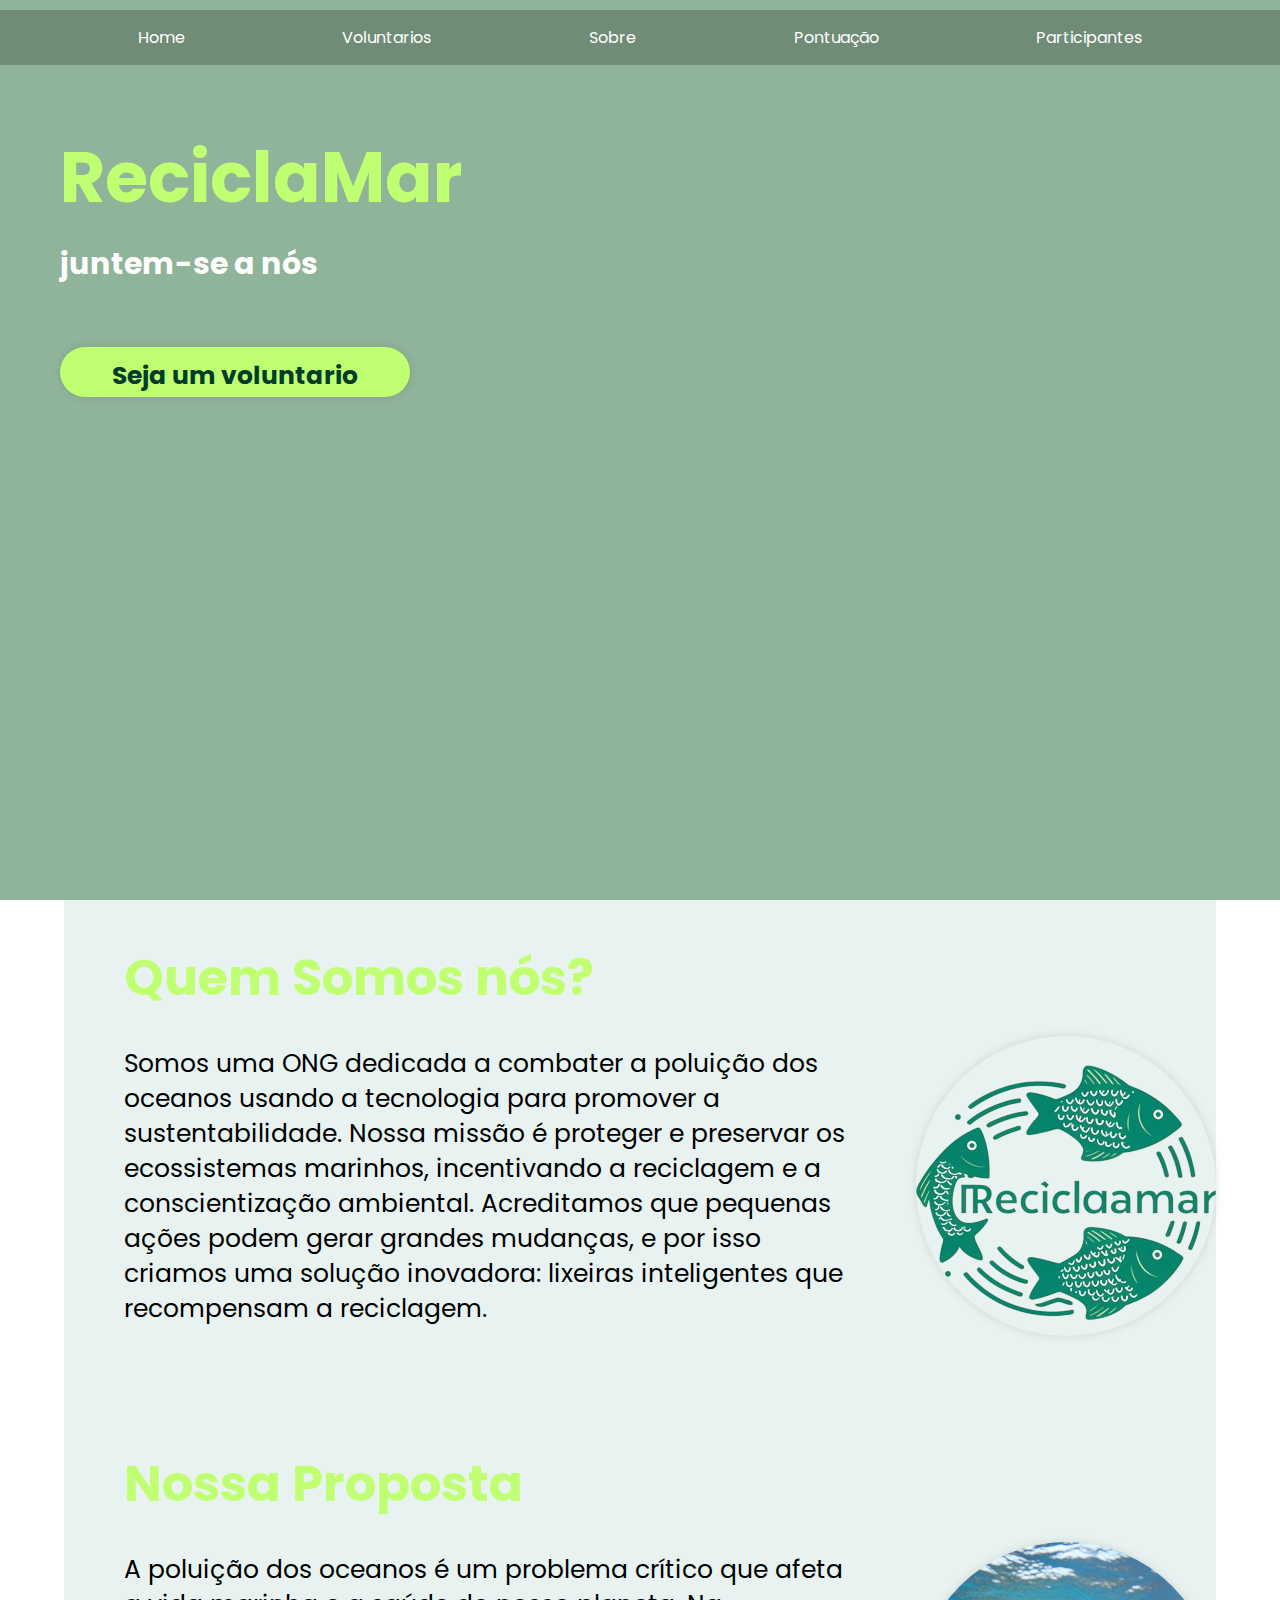
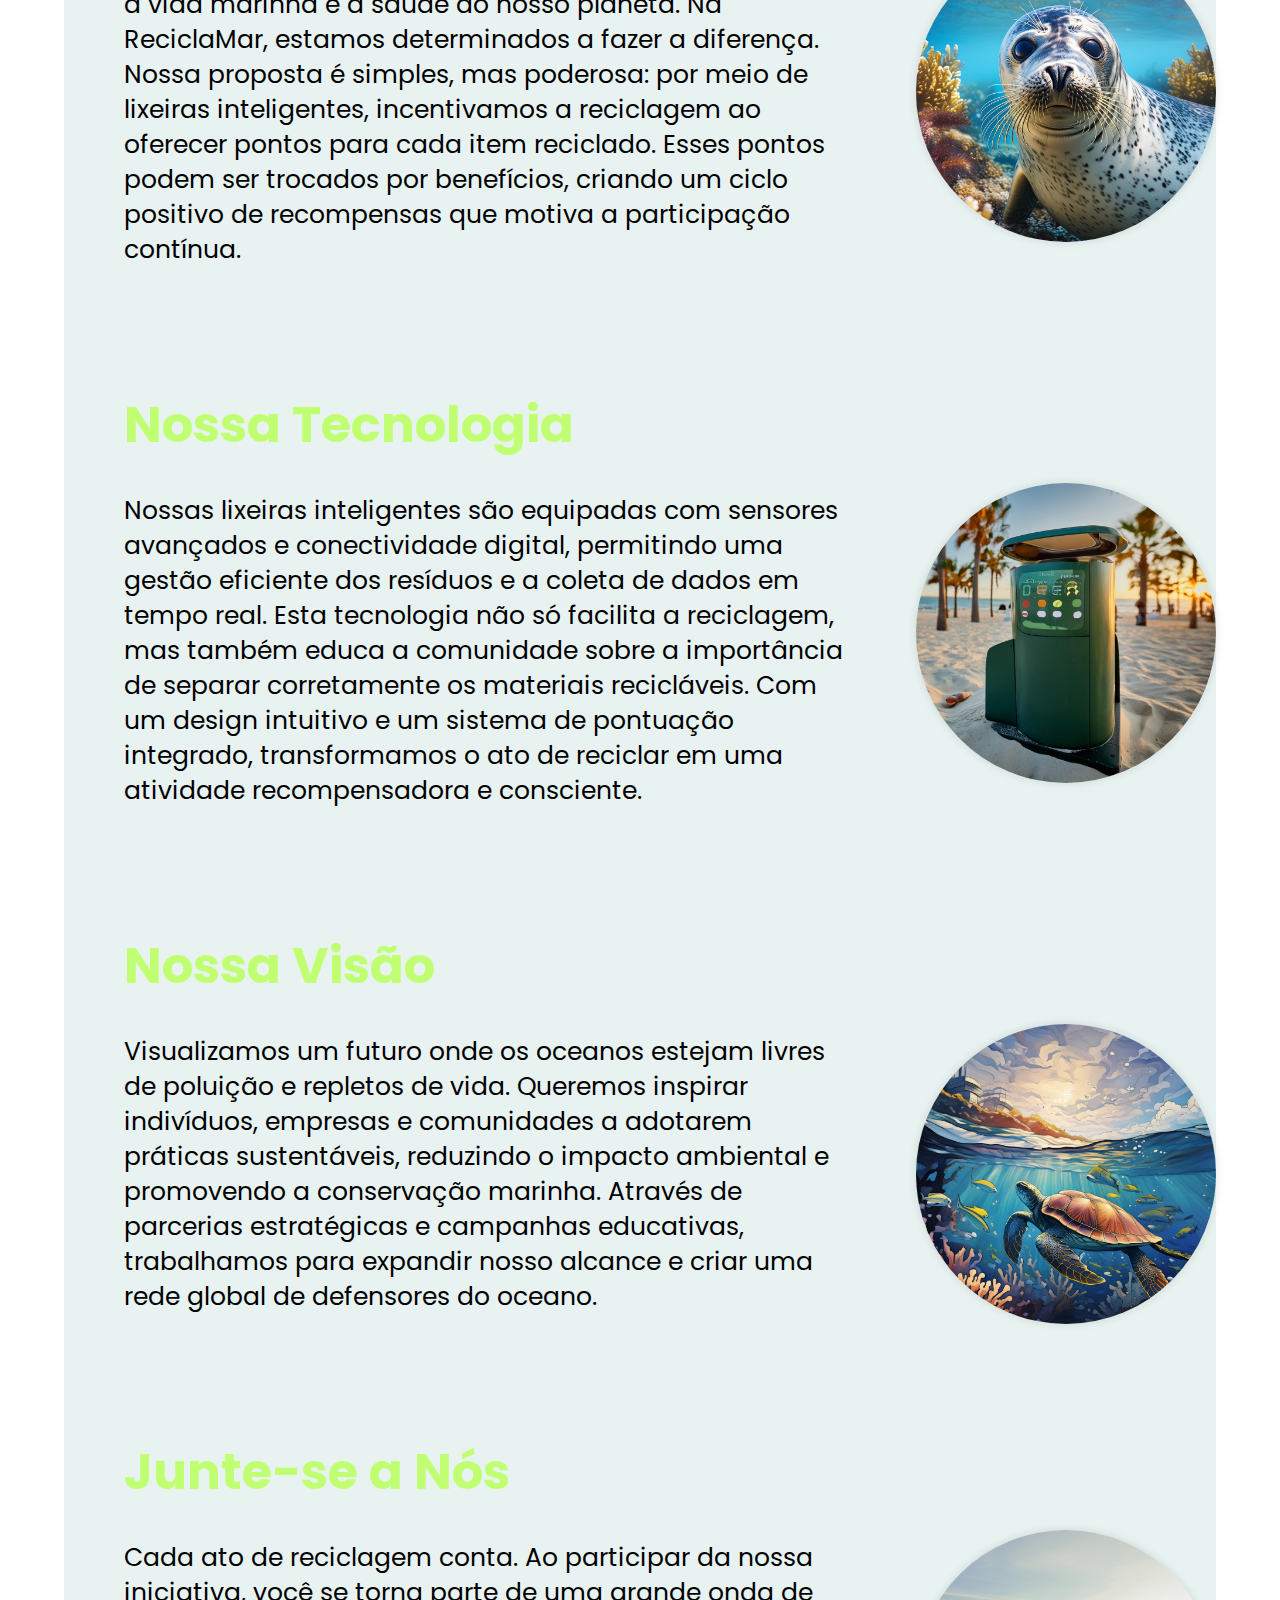
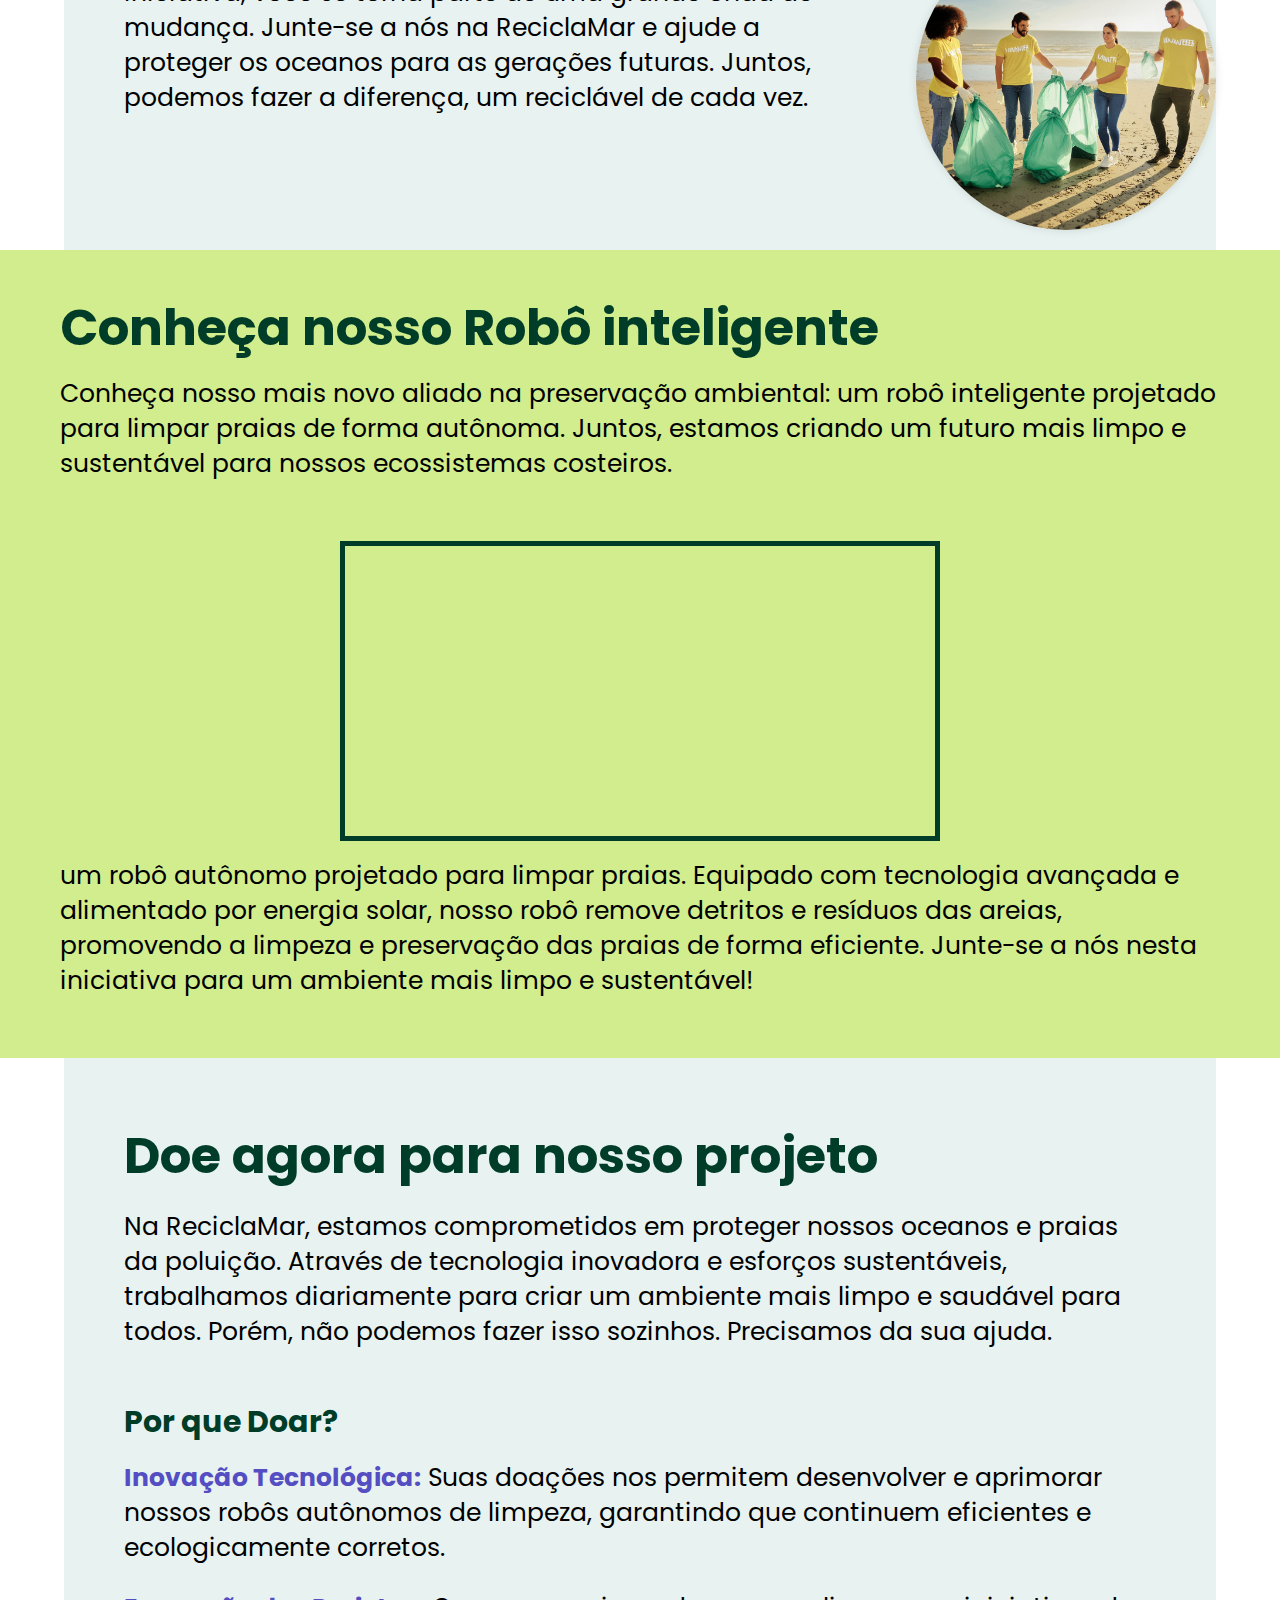
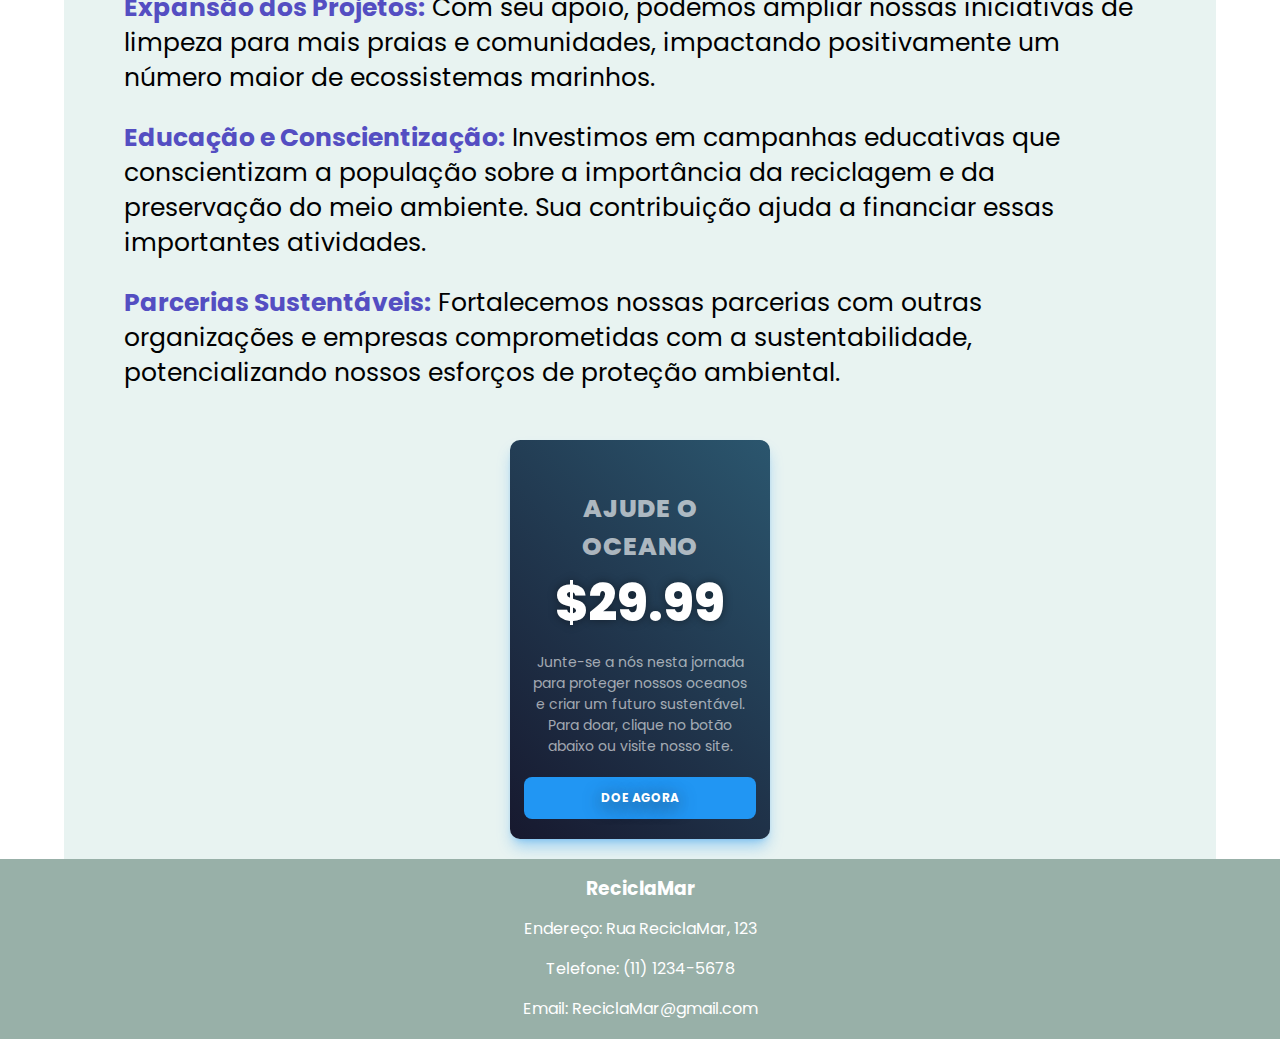
<file: index.html>
<!DOCTYPE html>
<html lang="en">
<head>
    <meta charset="UTF-8">
    <meta name="viewport" content="width=device-width, initial-scale=1.0">
    <title>ReciclaMar</title>
    <link rel="stylesheet" href="/css/style.css">
    <script src="/js/script.js" defer></script>

    <link rel="preconnect" href="https://fonts.googleapis.com">
    <link rel="preconnect" href="https://fonts.gstatic.com" crossorigin>
    <link href="https://fonts.googleapis.com/css2?family=Poppins:ital,wght@0,100;0,200;0,300;0,400;0,500;0,600;0,700;0,800;0,900;1,100;1,200;1,300;1,400;1,500;1,600;1,700;1,800;1,900&display=swap" rel="stylesheet">

</head>
<body>
    <header>
        
        <nav>
            <input type="checkbox" class="menu-faketrigger">
            <div class="menu-lines">
                <span></span>
                <span></span>
                <span></span>
            </div>
            <ul>
                <li><a href="index.html">Home</a></li>
                <li><a href="pages/voluntario.html">Voluntarios</a></li>
                <li><a href="pages/sobre.html">Sobre</a></li>
                <li><a href="pages/pontuacao.html">Pontuação</a></li>
                <li><a href="pages/participantes.html">Participantes</a></li>
                
            </ul>
        </nav>

        
           <div class="back">
            <h2>ReciclaMar</h2>
            <div id="text-animado"></div>
           </div>
           
           <button><a href="/pages/voluntario.html">Seja um voluntario</a></button>
        
    </header>

   <section class="sec1" >
       <h2>Quem Somos nós? </h2>
        <div class="box1">
            <p>Somos uma ONG dedicada a combater a poluição dos oceanos usando a tecnologia para promover a sustentabilidade. Nossa missão é proteger e preservar os ecossistemas marinhos, incentivando a reciclagem e a conscientização ambiental. Acreditamos que pequenas ações podem gerar grandes mudanças, e por isso criamos uma solução inovadora: lixeiras inteligentes que recompensam a reciclagem.</p>
            <img src="/assets/img/logo-reciclamar.png" alt="Logo reciclar">
        </div>

        <h2>Nossa Proposta</h2>
        <div class="box2">
            <p>A poluição dos oceanos é um problema crítico que afeta a vida marinha e a saúde do nosso planeta. Na ReciclaMar, estamos determinados a fazer a diferença. Nossa proposta é simples, mas poderosa: por meio de lixeiras inteligentes, incentivamos a reciclagem ao oferecer pontos para cada item reciclado. Esses pontos podem ser trocados por benefícios, criando um ciclo positivo de recompensas que motiva a participação contínua.</p>
            <img src="/assets/img/foca.jpg" alt="Foca de baixo da agua">
        </div>

        <h2>Nossa Tecnologia</h2>
        <div class="box3">
            <p>Nossas lixeiras inteligentes são equipadas com sensores avançados e conectividade digital, permitindo uma gestão eficiente dos resíduos e a coleta de dados em tempo real. Esta tecnologia não só facilita a reciclagem, mas também educa a comunidade sobre a importância de separar corretamente os materiais recicláveis. Com um design intuitivo e um sistema de pontuação integrado, transformamos o ato de reciclar em uma atividade recompensadora e consciente.</p>
            <img src="/assets/img/lixeira.jpg" alt="lixeira inteligente">
        </div>

        <h2>Nossa Visão</h2>
        <div class="box4">
            <p>Visualizamos um futuro onde os oceanos estejam livres de poluição e repletos de vida. Queremos inspirar indivíduos, empresas e comunidades a adotarem práticas sustentáveis, reduzindo o impacto ambiental e promovendo a conservação marinha. Através de parcerias estratégicas e campanhas educativas, trabalhamos para expandir nosso alcance e criar uma rede global de defensores do oceano.</p>
            <img src="/assets/img/tartatura.jpg" alt="tartatura nadando">
        </div>

        <h2>Junte-se a Nós</h2>
        <div class="box4">
            <p>Cada ato de reciclagem conta. Ao participar da nossa iniciativa, você se torna parte de uma grande onda de mudança. Junte-se a nós na ReciclaMar e ajude a proteger os oceanos para as gerações futuras. Juntos, podemos fazer a diferença, um reciclável de cada vez.</p>
            <img src="/assets/img/voluntarios.jpg" alt="pessoas recolhendo lixo na praia ">
        </div>
   </section>

   <section class="sec2">
    <h2>Conheça nosso Robô inteligente</h2>
    <p>Conheça nosso mais novo aliado na preservação ambiental: um robô inteligente projetado para limpar praias de forma autônoma. Juntos, estamos criando um futuro mais limpo e sustentável para nossos ecossistemas costeiros.</p>

    <div class="video">
        <iframe  src="https://www.youtube.com/embed/9yOKZKFozN0?si=SExQAo-Q56ksOp8y" title="YouTube video player" frameborder="0" allow="accelerometer; autoplay; clipboard-write; encrypted-media; gyroscope; picture-in-picture; web-share" referrerpolicy="strict-origin-when-cross-origin" allowfullscreen></iframe>
    </div>
    

    <p>um robô autônomo projetado para limpar praias. Equipado com tecnologia avançada e alimentado por energia solar, nosso robô remove detritos e resíduos das areias, promovendo a limpeza e preservação das praias de forma eficiente. Junte-se a nós nesta iniciativa para um ambiente mais limpo e sustentável!</p>
   </section>

   <section class="sec3">
    <h2>Doe agora para nosso projeto</h2>
    <p>Na ReciclaMar, estamos comprometidos em proteger nossos oceanos e praias da poluição. Através de tecnologia inovadora e esforços sustentáveis, trabalhamos diariamente para criar um ambiente mais limpo e saudável para todos. Porém, não podemos fazer isso sozinhos. Precisamos da sua ajuda.</p>
    <h3>Por que Doar?</h3>
    <p><span class="sub">Inovação Tecnológica:</span> Suas doações nos permitem desenvolver e aprimorar nossos robôs autônomos de limpeza, garantindo que continuem eficientes e ecologicamente corretos.</p>
    
    <p><span class="sub">Expansão dos Projetos:</span> Com seu apoio, podemos ampliar nossas iniciativas de limpeza para mais praias e comunidades, impactando positivamente um número maior de ecossistemas marinhos.</p>
    
    <p><span class="sub">Educação e Conscientização:</span> Investimos em campanhas educativas que conscientizam a população sobre a importância da reciclagem e da preservação do meio ambiente. Sua contribuição ajuda a financiar essas importantes atividades.</p>
    
    <p><span class="sub">Parcerias Sustentáveis:</span> Fortalecemos nossas parcerias com outras organizações e empresas comprometidas com a sustentabilidade, potencializando nossos esforços de proteção ambiental.</p>
    
   </section>

   <section class="sec4">
    <div class="card">
        <div class="content">
          <div class="title">Ajude o oceano</div>
          <div class="price">$29.99</div>
          <div class="description">Junte-se a nós nesta jornada para proteger nossos oceanos e criar um futuro sustentável. Para doar, clique no botão abaixo ou visite nosso site.</div>
        </div>
          <button>
           Doe Agora
          </button>
    </div>
   </section>

   <footer>
         <div class="footer">
              <div class="box">
                <h3>ReciclaMar</h3>
                <p>Endereço: Rua ReciclaMar, 123</p>
                <p>Telefone: (11) 1234-5678</p>
                <p>Email: ReciclaMar@gmail.com
   </footer>

    
</body>
</html>
</file>
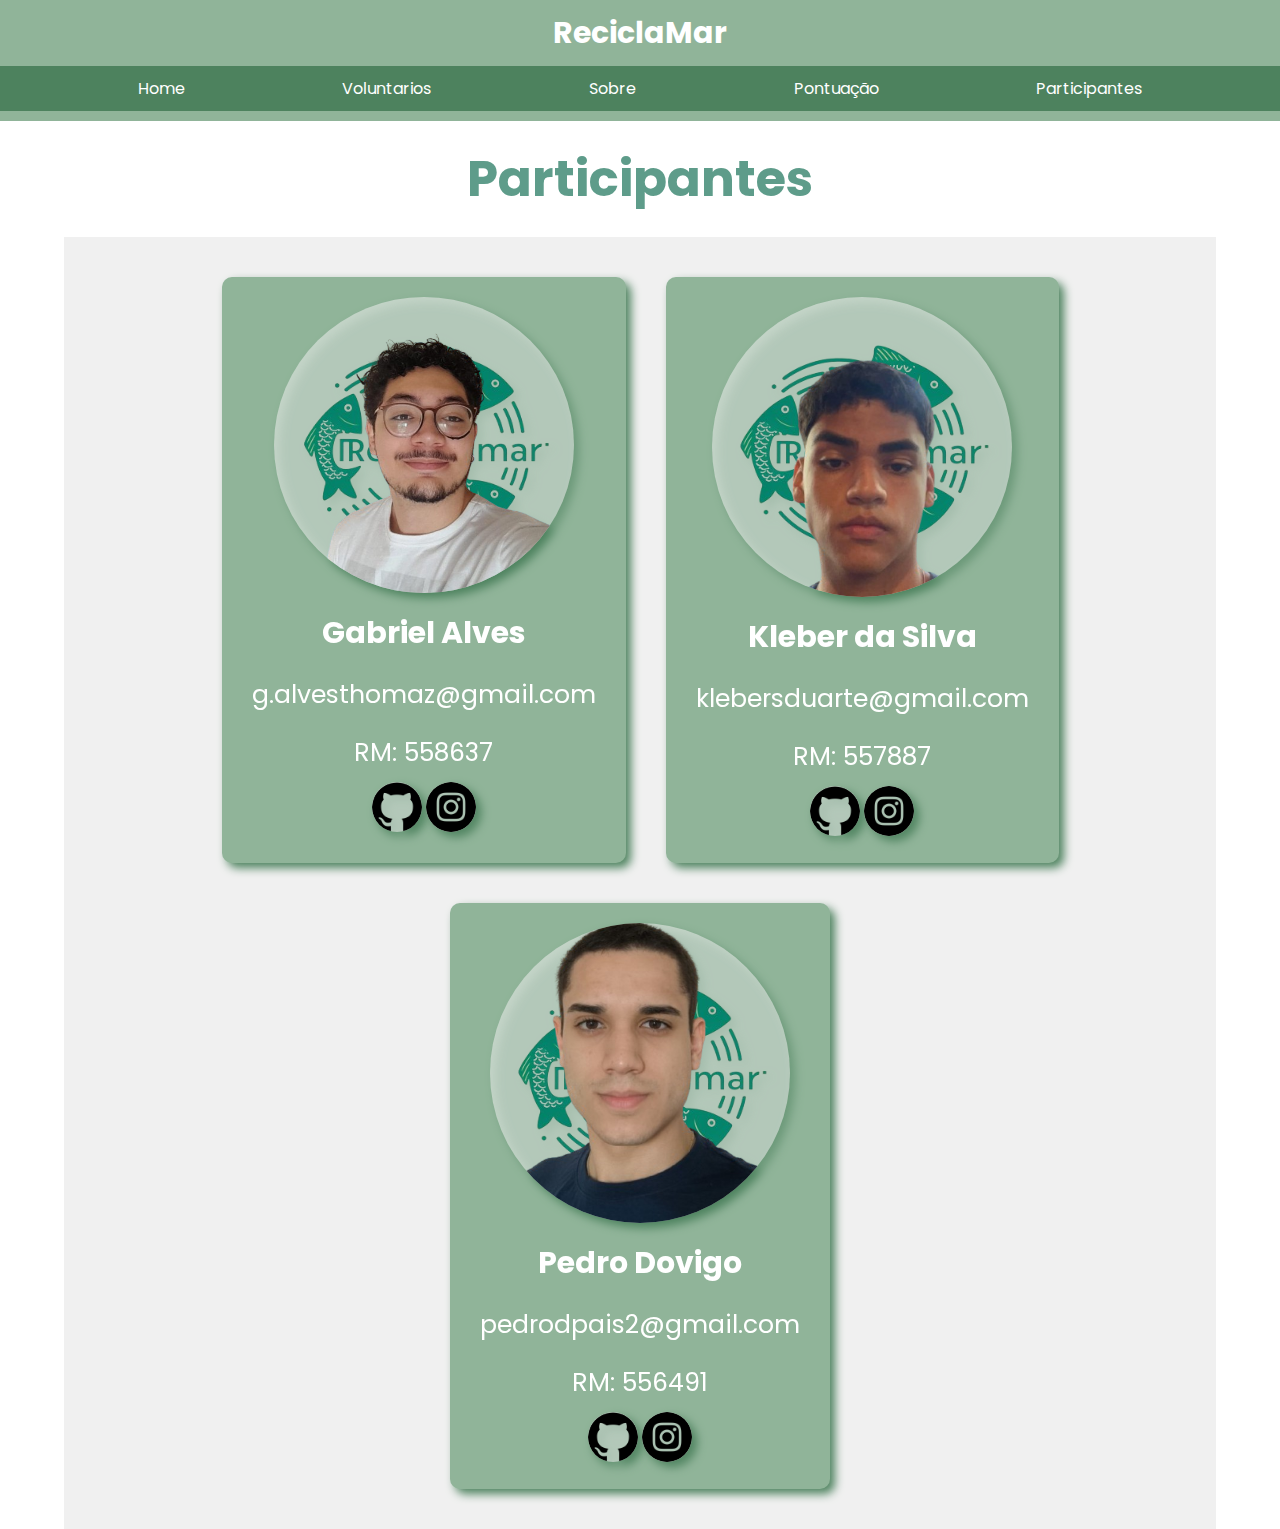
<file: pages/participantes.html>
<!DOCTYPE html>
<html lang="pt-br">
  <head>
    <meta charset="UTF-8" />
    <meta name="viewport" content="width=device-width, initial-scale=1.0" />
    <title>Participantes</title>
    <link rel="stylesheet" href="/css/participantes.css" />

    <link rel="preconnect" href="https://fonts.googleapis.com" />
    <link rel="preconnect" href="https://fonts.gstatic.com" crossorigin />
    <link
      href="https://fonts.googleapis.com/css2?family=Poppins:ital,wght@0,100;0,200;0,300;0,400;0,500;0,600;0,700;0,800;0,900;1,100;1,200;1,300;1,400;1,500;1,600;1,700;1,800;1,900&display=swap"
      rel="stylesheet"
    />
  </head>
  <body>
    <header>
      <h1>ReciclaMar</h1>
      <nav>
        <input type="checkbox" class="menu-faketrigger">
        <div class="menu-lines">
            <span></span>
            <span></span>
            <span></span>
        </div>
        <ul>
          <li><a href="../index.html">Home</a></li>
          <li><a href="voluntario.html">Voluntarios</a></li>
          <li><a href="sobre.html">Sobre</a></li>
          <li><a href="pontuacao.html">Pontuação</a></li>
          <li><a href="participantes.html">Participantes</a></li>
        </ul>
      </nav>
    </header>

    <section>
      <h2>Participantes</h2>
      <div class="participantes">
        <div class="membros">
          <img src="/assets/membros/gabriel.png" alt="" />
          <h2>Gabriel Alves</h2>
          <p>g.alvesthomaz@gmail.com</p>
          <p>RM: 558637</p>
          <a target="_blank" href="https://github.com/GThomaz03"
            ><img class="icon-usuario" src="/assets/icon/github.png" alt=""
          /></a>
          <a target="_blank" href="https://www.instagram.com/gabs.t_/"><img class="icon-usuario" src="/assets/icon/instagram (2).png" alt=""></a>
        </div>

        <div class="membros">
          <img src="/assets/membros/kleber.png" alt="" />
          <h2>Kleber da Silva</h2>
          <p>klebersduarte@gmail.com</p>
          <p>RM: 557887</p>
          <a target="_blank" href="https://github.com/klebers022"
            ><img class="icon-usuario" src="/assets/icon/github.png" alt=""
          /></a>
          <a target="_blank" href="https://www.instagram.com/klebers022/"><img class="icon-usuario" src="/assets/icon/instagram (2).png" alt=""></a>
         
        </div>

        <div class="membros">
          <img src="/assets/membros/pedro.png" alt="" />
          <h2>Pedro Dovigo</h2>
          <p>pedrodpais2@gmail.com</p>
          <p>RM: 556491</p>
          <a target="_blank" href="https://github.com/PedroDovigo"
            ><img class="icon-usuario" src="/assets/icon/github.png" alt=""
          /></a>
          <a target="_blank" href="https://www.instagram.com/pedro.dovigo/"><img class="icon-usuario" src="/assets/icon/instagram (2).png" alt=""></a>
        </div>
      </div>
    </section>
  </body>
</html>
</file>
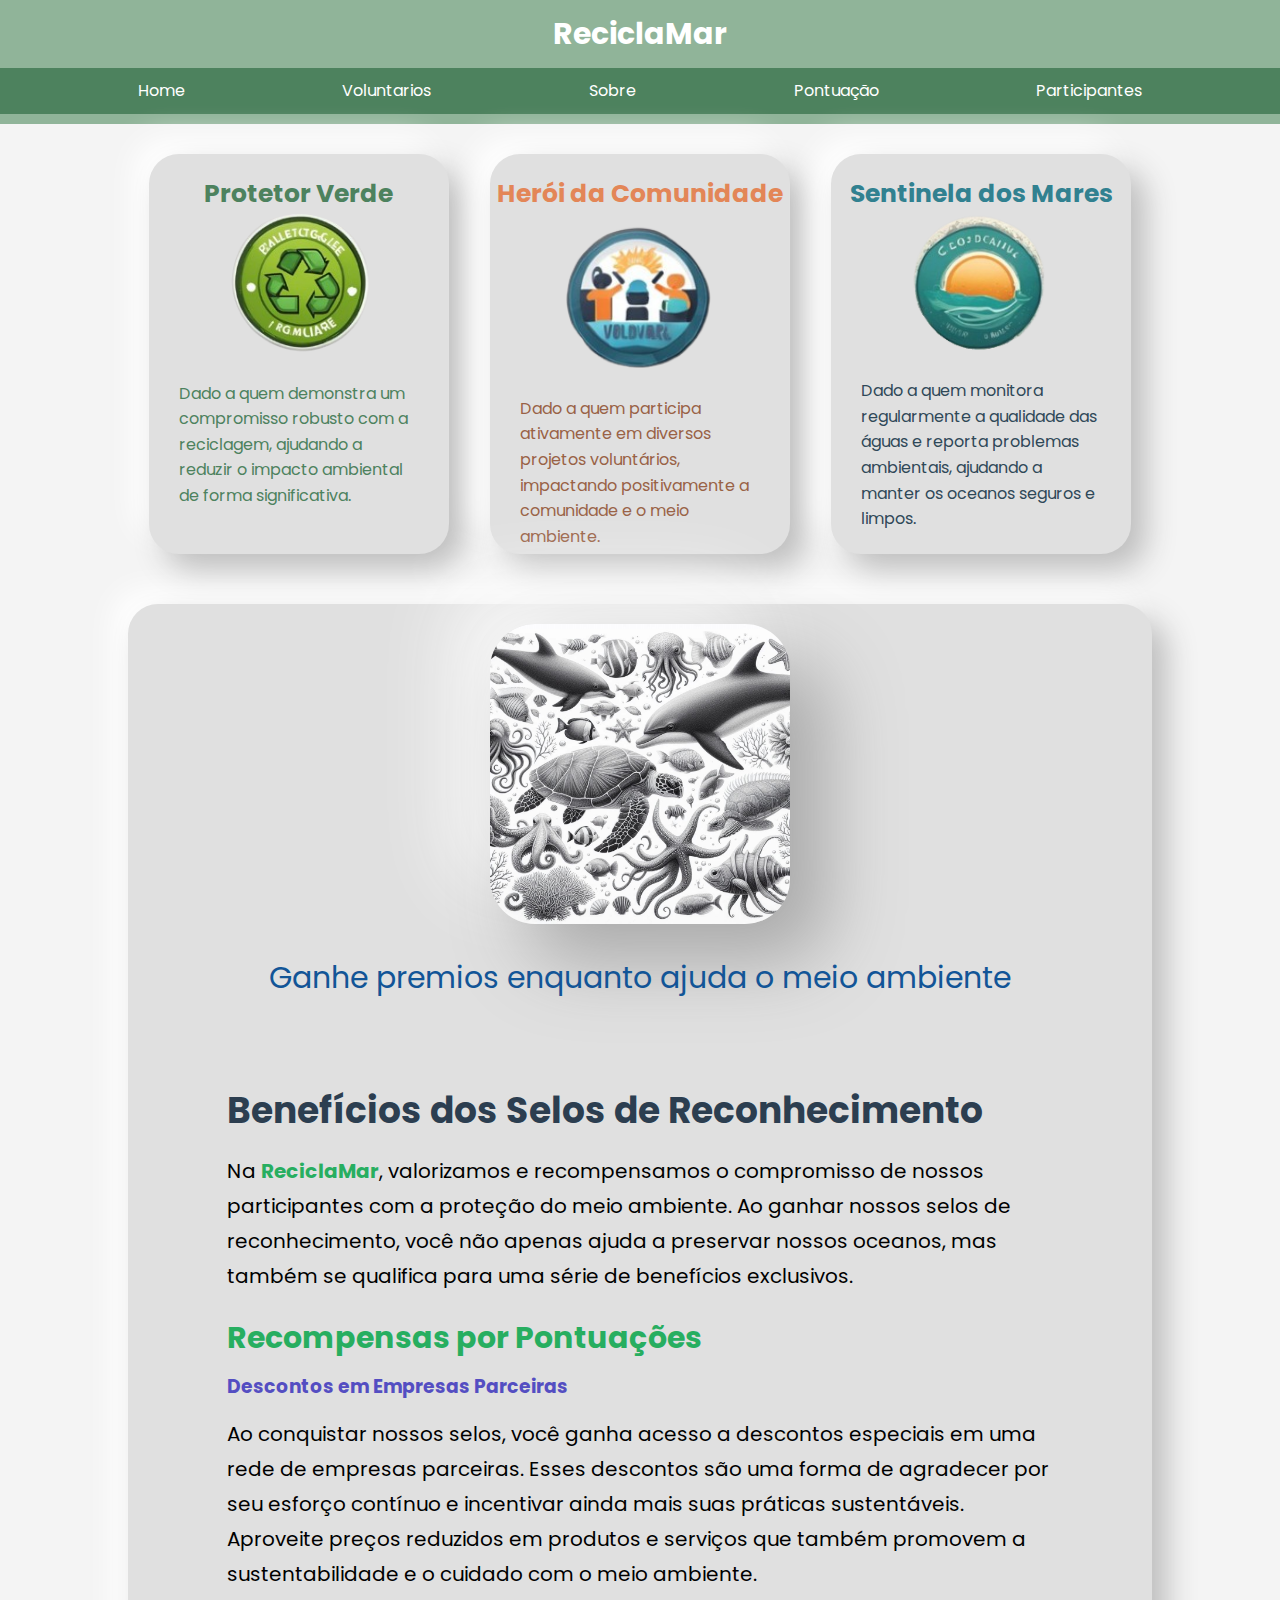
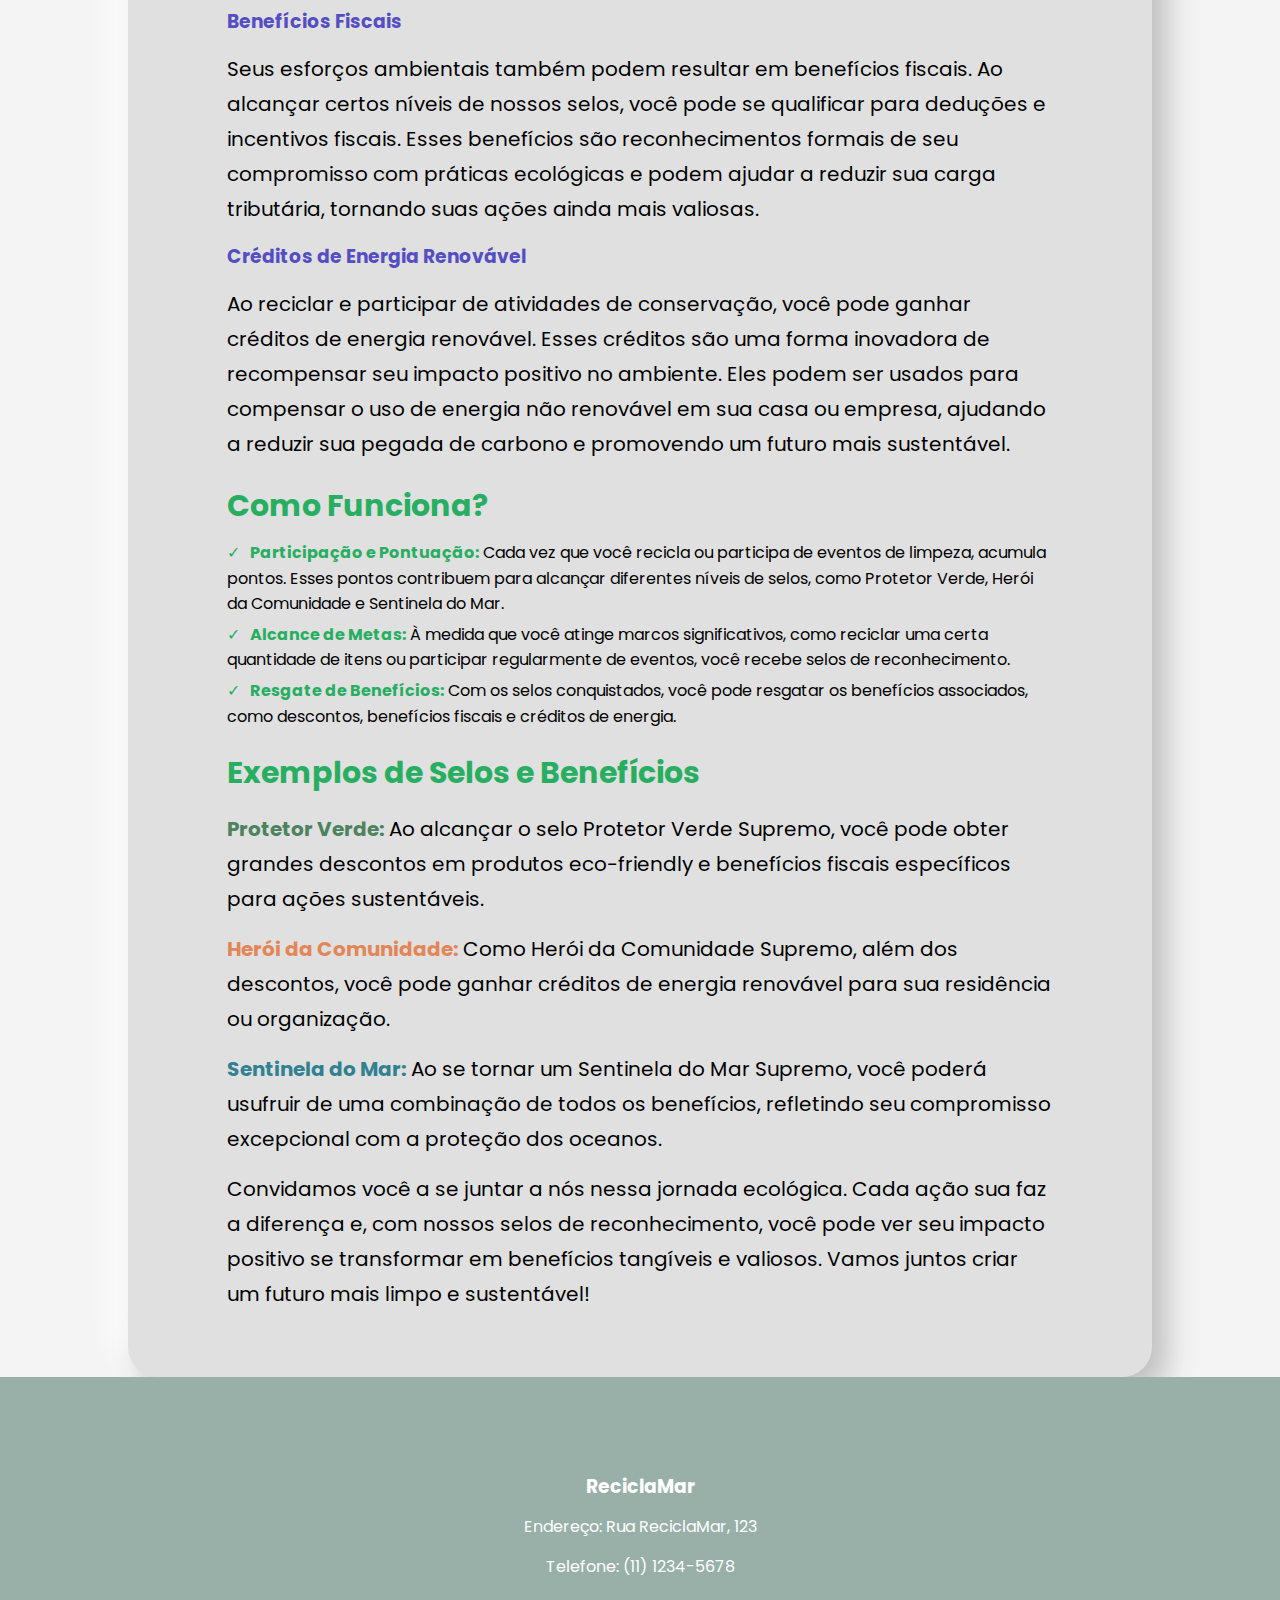
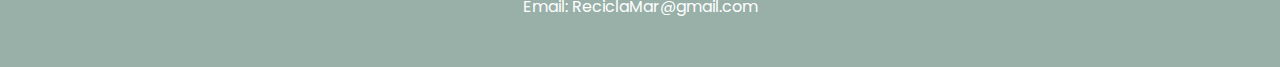
<file: pages/pontuacao.html>
<!DOCTYPE html>
<html lang="en">
  <head>
    <meta charset="UTF-8" />
    <meta name="viewport" content="width=device-width, initial-scale=1.0" />
    <title>Pontuação</title>
    <link rel="stylesheet" href="/css/pontuacao.css" />
    <script src="/js/pontuacao.js" defer></script>

    <link rel="preconnect" href="https://fonts.googleapis.com" />
    <link rel="preconnect" href="https://fonts.gstatic.com" crossorigin />
    <link
      href="https://fonts.googleapis.com/css2?family=Poppins:ital,wght@0,100;0,200;0,300;0,400;0,500;0,600;0,700;0,800;0,900;1,100;1,200;1,300;1,400;1,500;1,600;1,700;1,800;1,900&display=swap"
      rel="stylesheet"
    />
  </head>
  <body>
    <header>
      <h1>ReciclaMar</h1>
      <nav>
        <input type="checkbox" class="menu-faketrigger">
        <div class="menu-lines">
            <span></span>
            <span></span>
            <span></span>
        </div>
        <ul>
          <li><a href="../index.html">Home</a></li>
          <li><a href="voluntario.html">Voluntarios</a></li>
          <li><a href="sobre.html">Sobre</a></li>
          <li><a href="pontuacao.html">Pontuação</a></li>
          <li><a href="participantes.html">Participantes</a></li>
        </ul>
      </nav>
    </header>
    
    
    
    <section>
      <div class="card">
        <h2 class="title">Protetor Verde</h2>
        <img src="/assets/selos/protetor-1.png" alt="" />
        <p class="summary">
          Dado a quem demonstra um compromisso robusto com a reciclagem,
          ajudando a reduzir o impacto ambiental de forma significativa.
        </p>
        <div class="details" hidden>
          <div class="estilo">
            <h3>Reciclador Iniciante</h3>
            <div class="box-details">
              <p>
                Está pronto para se tornar um Eco-Iniciante? Recicle 500g e
                comece sua jornada para ajudar a proteger nosso planeta!
              </p>
              <img src="/assets/selos/protetor-1.png" alt="" />
            </div>

            <h3>Eco-Herói</h3>
            <div class="box-details">
              <p>
                Quer se tornar um Protetor do Oceano? Recicle 2kg e ganhe
                pontos de fidelidade para trocar por produtos sustentáveis e
                brindes especiais!
              </p>
              <img src="/assets/selos/protetor-2.png" alt="" />
            </div>

            <h3>Protetor verde</h3>
            <div class="box-details">
              <p>
                Está preparado para se tornar um Protetor verde? Recicle 10kg
                e receba uma recompensa especial, como uma viagem
                eco-friendly ou um curso sobre sustentabilidade!"
              </p>
              <img src="/assets/selos/protetor-3.png" alt="" />
            </div>
          </div>
        </div>
      </div>
      <div class="card card1">
        <h2 class="title">Herói da Comunidade</h2>
        <img src="/assets/selos/heroi-1.png" alt="" />
        <p class="summary">
          Dado a quem participa ativamente em diversos projetos voluntários,
          impactando positivamente a comunidade e o meio ambiente.
        </p>
        <div class="details" hidden>
          <div class="estilo">
            <h3>Voluntário Dedicado</h3>
            <div class="box-details">
              <p>
                Recicle pelo menos uma vez por semana durante um mês e
                desbloqueie descontos especiais em empresas parceiras e
                benefícios fiscais exclusivos!
              </p>
              <img src="/assets/selos/heroi-1.png" alt="" />
            </div>

            <h3>Defensor da Costa</h3>
            <div class="box-details">
              <p>
                Recicle todas as semanas por três meses seguidos e ganhe
                créditos de energia renovável e uma recompensa surpresa como
                agradecimento por seu compromisso com a sustentabilidade!
              </p>
              <img src="/assets/selos/heroi-2.png" alt="" />
            </div>

            <h3>Heroi da comunidade</h3>
            <div class="box-details">
              <p>
                Dado a aqueles que lideram eventos de limpeza costeira. Este
                selo prestigia uma liderança exemplar e o impacto positivo.
              </p>
              <img src="/assets/selos/heroi-3.png" alt="" />
            </div>
          </div>
        </div>
      </div>
      <div class="card card2">
        <h2 class="title">Sentinela dos Mares</h2>
        <img src="/assets/selos/mar-2.png" alt="" />
        <p class="summary">
          Dado a quem monitora regularmente a qualidade das águas e reporta
          problemas ambientais, ajudando a manter os oceanos seguros e limpos.
        </p>
        <div class="details" hidden>
          <div class="estilo">
            <h3>Amigo dos Mares</h3>
            <div class="box-details">
              <p>
                Este selo é destinado àqueles que fazem contribuições regulares
                para iniciativas de limpeza e preservação do mar, mostrando um
                carinho especial pelos oceanos e uma vontade de fazer a
                diferença.
              </p>
              <img src="/assets/selos/mar-1.png" alt="" />
            </div>
            <h3>Embaixador Azul</h3>
            <div class="box-details">
              <p>
                Concedido a indivíduos que promovem a educação ambiental e
                sensibilizam as comunidades sobre a importância de preservar os
                oceanos. Este selo simboliza a liderança na defesa dos mares.
              </p>
              <img src="/assets/selos/mar-2.png" alt="" />
            </div>
            <h3>Sentinela do Mar</h3>
            <div class="box-details">
              <p>
                você precisa demonstrar um compromisso excepcional com a
                proteção dos oceanos. Isso inclui participar regularmente de
                pelo menos 20 eventos de limpeza marinha, liderar ou co-liderar
                5 projetos de conservação, e educar e mobilizar a comunidade.
              </p>
              <img src="/assets/selos/mar-3.png" alt="" />
            </div>
          </div>
        </div>
      </div>
    </section>
    
    <section class="container">
      <div class="bola"></div>
      <span class="h2">Ganhe premios enquanto ajuda o meio ambiente</span>
      <div class="box">


        <h1>Benefícios dos Selos de Reconhecimento</h1>
        <p>Na <strong>ReciclaMar</strong>, valorizamos e recompensamos o compromisso de nossos participantes com a proteção do meio ambiente. Ao ganhar nossos selos de reconhecimento, você não apenas ajuda a preservar nossos oceanos, mas também se qualifica para uma série de benefícios exclusivos.</p>
        
        <h2>Recompensas por Pontuações</h2>
        
        <h3>Descontos em Empresas Parceiras</h3>
        <p>Ao conquistar nossos selos, você ganha acesso a descontos especiais em uma rede de empresas parceiras. Esses descontos são uma forma de agradecer por seu esforço contínuo e incentivar ainda mais suas práticas sustentáveis. Aproveite preços reduzidos em produtos e serviços que também promovem a sustentabilidade e o cuidado com o meio ambiente.</p>
        
        <h3>Benefícios Fiscais</h3>
        <p>Seus esforços ambientais também podem resultar em benefícios fiscais. Ao alcançar certos níveis de nossos selos, você pode se qualificar para deduções e incentivos fiscais. Esses benefícios são reconhecimentos formais de seu compromisso com práticas ecológicas e podem ajudar a reduzir sua carga tributária, tornando suas ações ainda mais valiosas.</p>
        
        <h3>Créditos de Energia Renovável</h3>
        <p>Ao reciclar e participar de atividades de conservação, você pode ganhar créditos de energia renovável. Esses créditos são uma forma inovadora de recompensar seu impacto positivo no ambiente. Eles podem ser usados para compensar o uso de energia não renovável em sua casa ou empresa, ajudando a reduzir sua pegada de carbono e promovendo um futuro mais sustentável.</p>
        
        <h2>Como Funciona?</h2>
        <ul>
            <li><strong>Participação e Pontuação:</strong> Cada vez que você recicla ou participa de eventos de limpeza, acumula pontos. Esses pontos contribuem para alcançar diferentes níveis de selos, como Protetor Verde, Herói da Comunidade e Sentinela do Mar.</li>
            <li><strong>Alcance de Metas:</strong> À medida que você atinge marcos significativos, como reciclar uma certa quantidade de itens ou participar regularmente de eventos, você recebe selos de reconhecimento.</li>
            <li><strong>Resgate de Benefícios:</strong> Com os selos conquistados, você pode resgatar os benefícios associados, como descontos, benefícios fiscais e créditos de energia.</li>
        </ul>
        
        <h2>Exemplos de Selos e Benefícios</h2>
        <p><span class="verde">Protetor Verde:</span> Ao alcançar o selo Protetor Verde Supremo, você pode obter grandes descontos em produtos eco-friendly e benefícios fiscais específicos para ações sustentáveis.</p>
        <p><span class="laranja">Herói da Comunidade:</span> Como Herói da Comunidade Supremo, além dos descontos, você pode ganhar créditos de energia renovável para sua residência ou organização.</p>
        <p><span class="azul">Sentinela do Mar:</span> Ao se tornar um Sentinela do Mar Supremo, você poderá usufruir de uma combinação de todos os benefícios, refletindo seu compromisso excepcional com a proteção dos oceanos.</p>
        
        <p>Convidamos você a se juntar a nós nessa jornada ecológica. Cada ação sua faz a diferença e, com nossos selos de reconhecimento, você pode ver seu impacto positivo se transformar em benefícios tangíveis e valiosos. Vamos juntos criar um futuro mais limpo e sustentável!</p>
    </div>
    </section>
    <footer>
      <div class="footer">
           <div class="box">
             <h3>ReciclaMar</h3>
             <p>Endereço: Rua ReciclaMar, 123</p>
             <p>Telefone: (11) 1234-5678</p>
             <p>Email: ReciclaMar@gmail.com
</footer>
  </body>
</html>
</file>
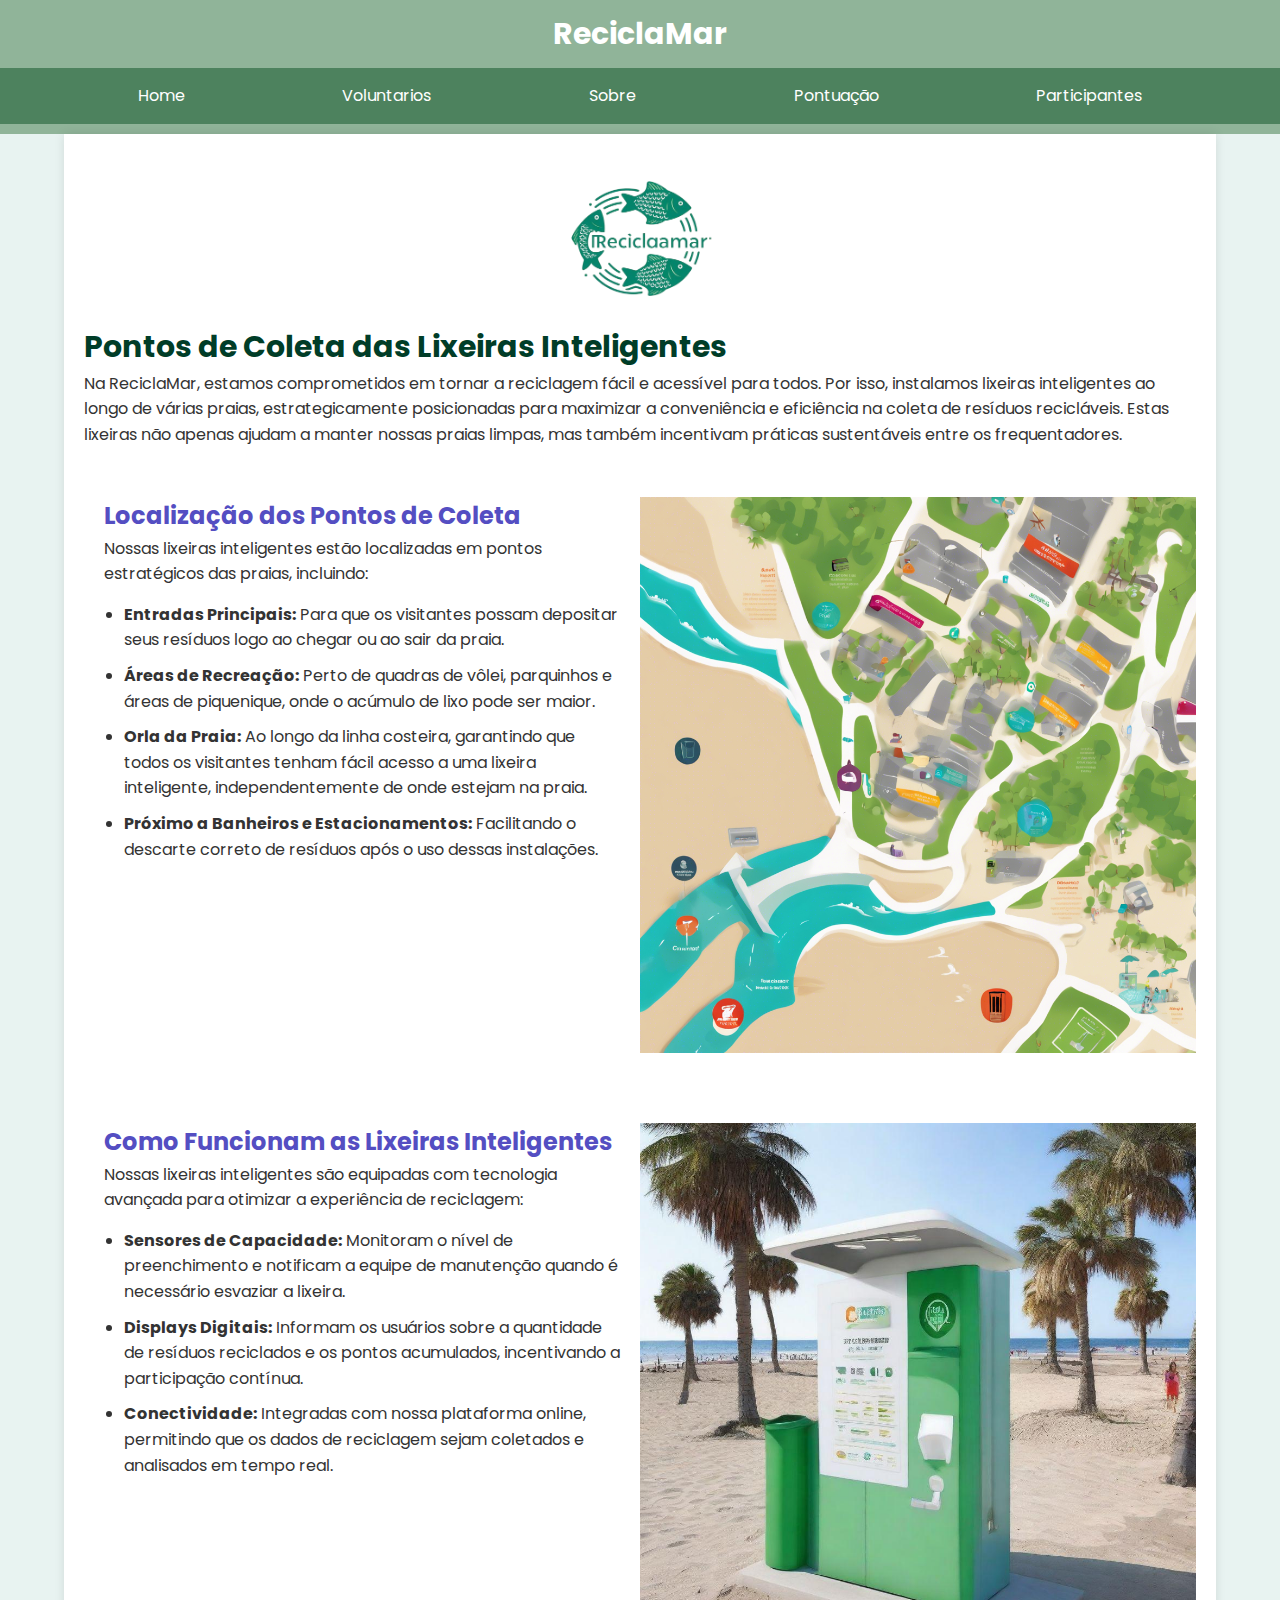
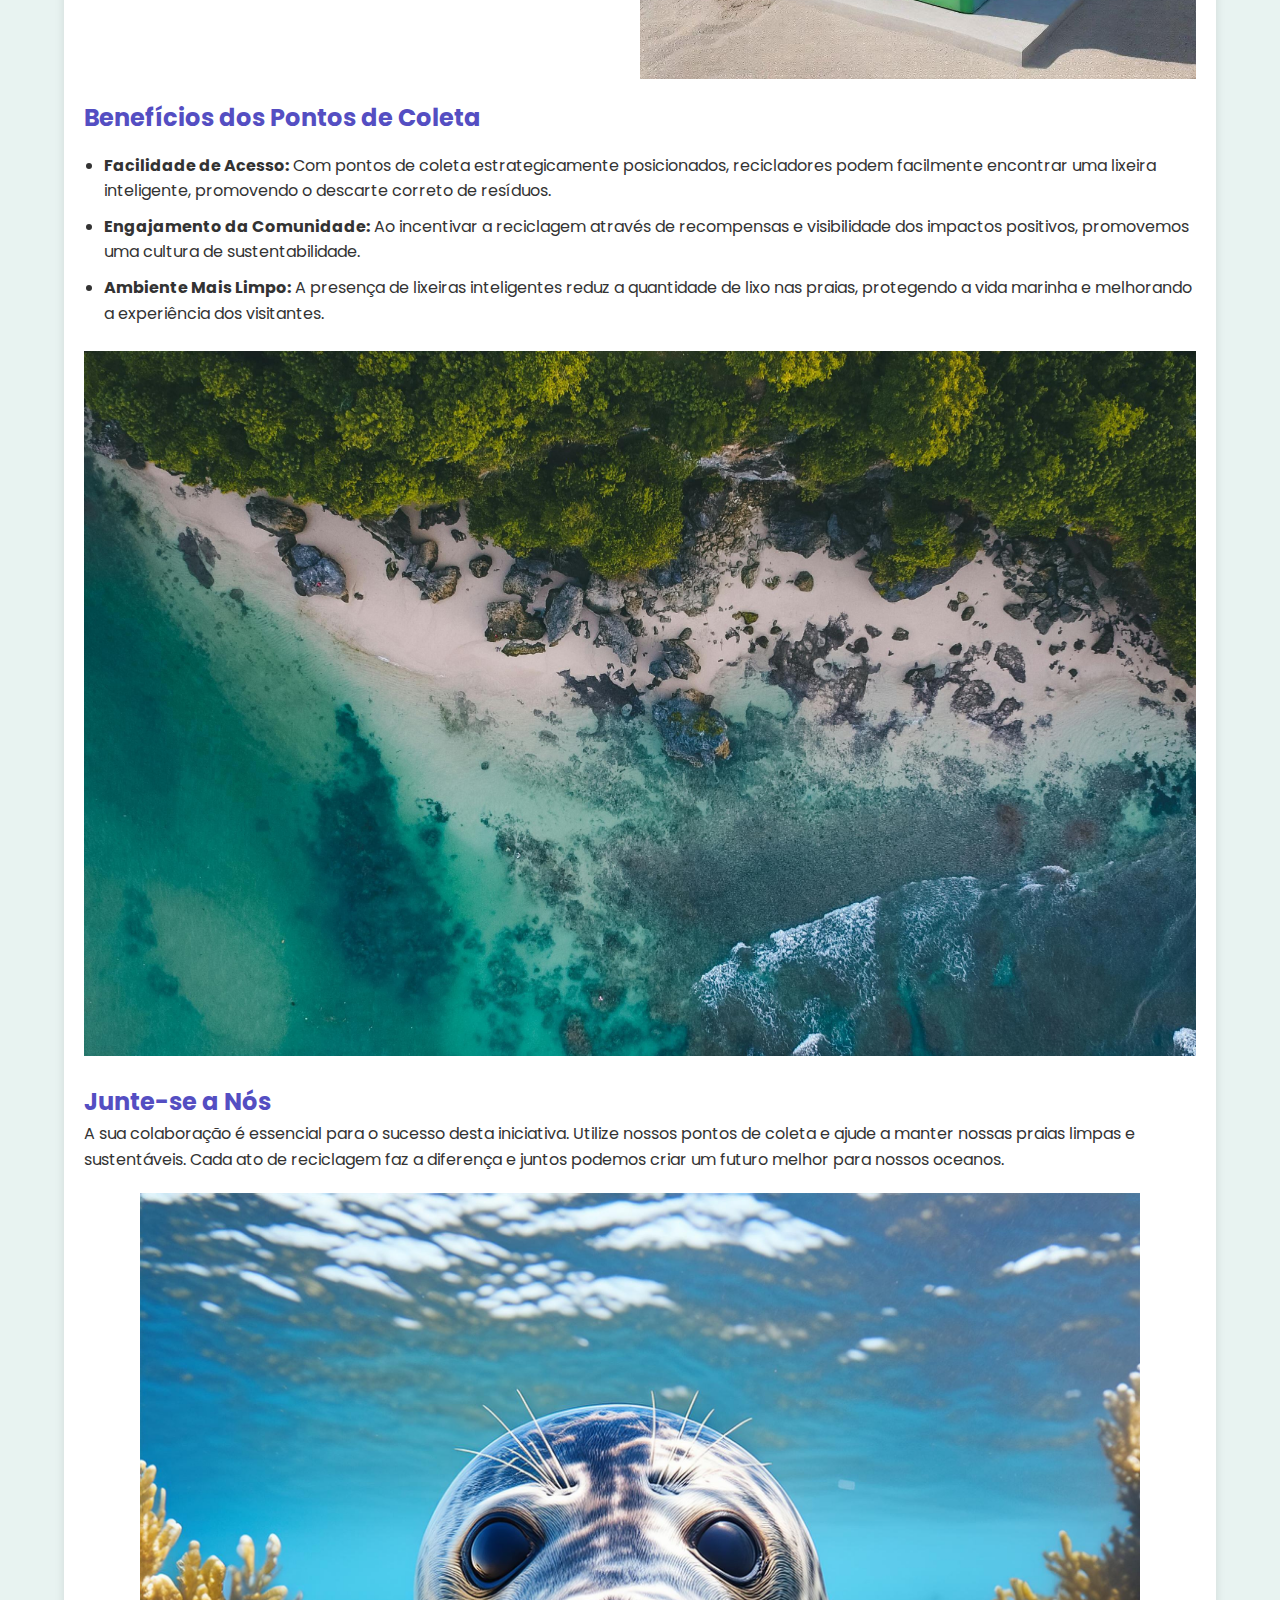
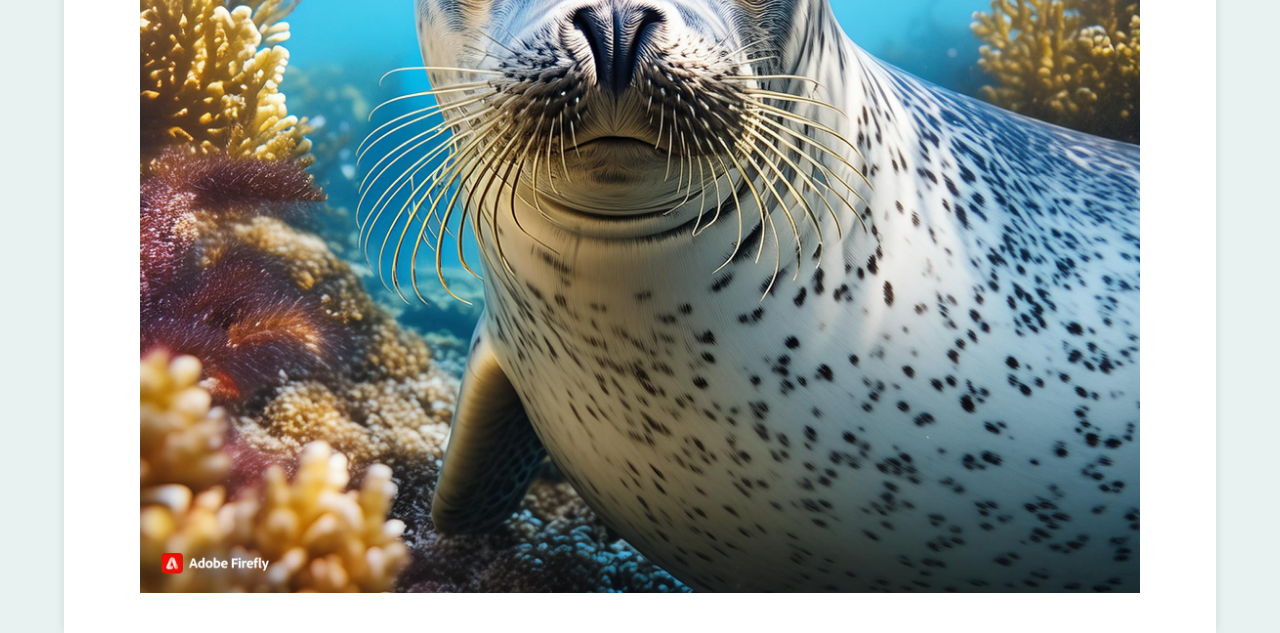
<file: pages/sobre.html>
<!DOCTYPE html>
<html lang="en">
<head>
    <meta charset="UTF-8">
    <meta name="viewport" content="width=device-width, initial-scale=1.0">
    <title>Sobre</title>
    <link rel="stylesheet" href="/css/sobre.css">
    <script src="/js/sobre.js" defer></script>

    <link rel="preconnect" href="https://fonts.googleapis.com">
    <link rel="preconnect" href="https://fonts.gstatic.com" crossorigin>
    <link href="https://fonts.googleapis.com/css2?family=Poppins:ital,wght@0,100;0,200;0,300;0,400;0,500;0,600;0,700;0,800;0,900;1,100;1,200;1,300;1,400;1,500;1,600;1,700;1,800;1,900&display=swap" rel="stylesheet">

</head>
<body>
    <header>
        <h1>ReciclaMar</h1>
        <nav>
            <input type="checkbox" class="menu-faketrigger">
            <div class="menu-lines">
                <span></span>
                <span></span>
                <span></span>
            </div>
            <ul>
                <li><a href="../index.html">Home</a></li>
                <li><a href="voluntario.html">Voluntarios</a></li>
                <li><a href="sobre.html">Sobre</a></li>
                <li><a href="pontuacao.html">Pontuação</a></li>
                <li><a href="participantes.html">Participantes</a></li>
        </nav>
    </header>

    <section class="sec1">

        <div class="container">
            <img class="logo" src="/assets/icon/logo-reciclamar.png" alt="">
            <h1>Pontos de Coleta das Lixeiras Inteligentes</h1>
            <p>Na ReciclaMar, estamos comprometidos em tornar a reciclagem fácil e acessível para todos. Por isso, instalamos lixeiras inteligentes ao longo de várias praias, estrategicamente posicionadas para maximizar a conveniência e eficiência na coleta de resíduos recicláveis. Estas lixeiras não apenas ajudam a manter nossas praias limpas, mas também incentivam práticas sustentáveis entre os frequentadores.</p>
    
            <div class="box">
                <div class="caixa">
                    <h2>Localização dos Pontos de Coleta</h2>
                    <p>Nossas lixeiras inteligentes estão localizadas em pontos estratégicos das praias, incluindo:</p>
                    <ul>
                        <li><strong>Entradas Principais:</strong> Para que os visitantes possam depositar seus resíduos logo ao chegar ou ao sair da praia.</li>
                        <li><strong>Áreas de Recreação:</strong> Perto de quadras de vôlei, parquinhos e áreas de piquenique, onde o acúmulo de lixo pode ser maior.</li>
                        <li><strong>Orla da Praia:</strong> Ao longo da linha costeira, garantindo que todos os visitantes tenham fácil acesso a uma lixeira inteligente, independentemente de onde estejam na praia.</li>
                        <li><strong>Próximo a Banheiros e Estacionamentos:</strong> Facilitando o descarte correto de resíduos após o uso dessas instalações.</li>
                    </ul>
                </div>
                <img src="/assets/img/pontos-coleta.jpg" alt="Mapa dos Pontos de Coleta">
            </div>
            <div class="box">
                <div class="caixa2">
                    <h2>Como Funcionam as Lixeiras Inteligentes</h2>
                    <p>Nossas lixeiras inteligentes são equipadas com tecnologia avançada para otimizar a experiência de reciclagem:</p>
                    <ul>
                        <li><strong>Sensores de Capacidade:</strong> Monitoram o nível de preenchimento e notificam a equipe de manutenção quando é necessário esvaziar a lixeira.</li>
                        <li><strong>Displays Digitais:</strong> Informam os usuários sobre a quantidade de resíduos reciclados e os pontos acumulados, incentivando a participação contínua.</li>
                        <li><strong>Conectividade:</strong> Integradas com nossa plataforma online, permitindo que os dados de reciclagem sejam coletados e analisados em tempo real.</li>
                    </ul>
                </div>
                <img src="/assets/img/lixeira-test.jpg" alt="">
                
            </div>
            <h2>Benefícios dos Pontos de Coleta</h2>
            <ul>
                <li><strong>Facilidade de Acesso:</strong> Com pontos de coleta estrategicamente posicionados, recicladores podem facilmente encontrar uma lixeira inteligente, promovendo o descarte correto de resíduos.</li>
                <li><strong>Engajamento da Comunidade:</strong> Ao incentivar a reciclagem através de recompensas e visibilidade dos impactos positivos, promovemos uma cultura de sustentabilidade.</li>
                <li><strong>Ambiente Mais Limpo:</strong> A presença de lixeiras inteligentes reduz a quantidade de lixo nas praias, protegendo a vida marinha e melhorando a experiência dos visitantes.</li>
            </ul>
            <img src="/assets/img/praia.jpg" alt="">
            <h2>Junte-se a Nós</h2>
            <p>A sua colaboração é essencial para o sucesso desta iniciativa. Utilize nossos pontos de coleta e ajude a manter nossas praias limpas e sustentáveis. Cada ato de reciclagem faz a diferença e juntos podemos criar um futuro melhor para nossos oceanos.</p>
            
            <div class="carrossel">
                <div class="container2" id="img">
                    <img src="/assets/img/foca.jpg" alt="">
                    <img src="/assets/img/voluntarios.jpg" alt="">
                    <img src="/assets/img/tartatura.jpg" alt="">
                    <img src="/assets/img/pontos-coleta.jpg" alt="">
                </div>
            </div>
            
        </div>
    </section>
   

</body>
</html>
</file>
<file: css/style.css>
*{
    margin: 0;
    padding: 0;
    box-sizing: border-box;
    font-family: "Poppins", sans-serif;
}

header{
    
    background-color: #90b499;
    color: white;
    text-align: center;
    padding: 10px 0;
    background-image: url(https://images.pexels.com/photos/6156390/pexels-photo-6156390.jpeg);
    height: 100vh;
    width: 100%;
    background-size: cover;
}



nav ul{
    display: flex;
    background-color: #00000038;
    
    text-align: center;
    padding: 15px 0;
    justify-content: space-evenly;
}

nav ul li{
    list-style: none;
    ;
}

nav ul li a:hover{
    background-color: #d1cdcd38;
    transition: 0.5s;
    
}

nav ul li a{
    text-decoration: none;
    color: white;
    padding: 10px 20px;
    border-radius: 5px;
}

nav .menu-lines, nav input{
    display: none;
} 

header button{
    background-color: #c1ff72;
    color: #003D28;
    font-size:25px;
    padding: 10px 20px;
    border-radius: 30px;
    border: none;
    margin-top: 0px;
    position: absolute;
    left: 60px;
    font-weight: bold;
    width: 350px;
    height: 50px;
    box-shadow: 0 0 10px #0000001f;



    

}

button:hover{
    background-color: #003D28;
    color: #c1ff72;
    transition: 0.5s;

}

button a:hover{
    text-decoration: none;
    color: #c1ff72;
    transition: 0.5s;
}

button a{
    text-decoration: none;
    color: #003D28;

}

  

.back h2{
    font-size: 70px;
    text-align: left;
    color: #c1ff72;
    padding: 60px 60px 0 ;
}

#text-animado{
    font-size: 30px;
    font-weight: bold;
    text-align: left;
    color: #ffffff;
    padding: 10px 60px 60px;
}

.sec1{
    width: 90%;
    margin: auto;
    background-color: #E8F3F1;
}

.sec1 h2{
    font-size: 50px;
    text-align: left;
    color: #c1ff72;
    padding: 40px 60px 0 ;

}

.sec1 p{
    font-size: 25px;
    text-align: left;
    color: #000000;
    line-height: 35px;
    padding: 10px 60px 60px;
}

.box5,.box4,.box3, .box2, .box1{
    display: flex;
    justify-content: space-evenly;
    padding: 20px 0;

}



.box5 img,.box4 img,.box3 img, .box2 img{
    width: 300px;
    height: 300px;
    border-radius: 50%;
    box-shadow: 0 0 10px #0000001f;
  

   
}

.box1 img{
    width: 300px;
    height: 300px;
    border-radius: 50%;
    box-shadow: 0 0 10px #0000001f;
}

.sec2{
    background-color: #D2ED8D;
    
    margin: auto
;
}

.sec2 h2{
    font-size: 50px;
    text-align: left;
    color: #003D28;
    padding: 40px 60px 0 ;

}

.sec2 p{
    font-size: 25px;
    text-align: left;
    color: #000000;
    line-height: 35px;
    padding: 10px 60px 60px;
}

.sec2 img{
    width: 100%;
   padding: 20px 60px 60px;
   border-radius: 10px;
}


footer{
    background-color: #98B0A8;
    color: white;
    text-align: center;
    padding: 10px 0;
    position: relative;
    bottom: 0;
    width: 100%;
    line-height: 40px;
}


.video{   
    margin: auto;
    text-align: center;
}


iframe{
    border: 5px solid #003D28;
    width: 600px;
    height: 300px;
    margin: auto;
}

.sec3{
    background-color: #E8F3F1;
    width: 90%;
    margin: auto;
    padding: 20px 0;
}

.sec3 h2{
    font-size: 50px;
    text-align: left;
    color: #003D28;
    padding: 40px 60px 0 ;

}

.sec3 h3{
    font-size: 30px;
    text-align: left;
    color: #003D28;
    padding: 40px 60px 0 ;

}

.sec3 p{
    font-size: 25px;
    text-align: left;
    color: #000000;
    line-height: 35px;
    padding: 15px 60px 10px;
}

.sub{
    font-weight: bold;
    color:#544EC2 ;
}


.sec4{
    background-color: #E8F3F1;
    width: 90%;
    margin: auto;
    padding: 20px 0;
}


    .card {
        display: flex;
        flex-direction: column;
        align-items: center;
        justify-content: center;
        width: 260px;
        padding: 20px 1px;
        margin: 10px 0;
        text-align: center;
        position: relative;
        cursor: pointer;
        box-shadow: 0 10px 15px -3px rgba(33,150,243,.4),0 4px 6px -4px rgba(33,150,243,.4);
        border-radius: 10px;
        background-color: #6B6ECC;
        background: linear-gradient(45deg, #04051dea 0%, #2b566e 100%);
        margin: 0 auto;
    }
   
  
  .content {
    padding: 20px;
  }
  
  .content .price {
    color: white;
    font-weight: 800;
    font-size: 50px;
    text-shadow: 0px 0px 10px rgba(0, 0, 0, 0.42);
  }
  
  .content .description {
    color: rgba(255, 255, 255, 0.6);
    margin-top: 10px;
    font-size: 14px;
  }
  
  .content .title {
    font-weight: 800;
    text-transform: uppercase;
    color: rgba(255, 255, 255, 0.64);
    margin-top: 10px;
    font-size: 25px;
    letter-spacing: 1px;
  }
  
  .card button {
    -webkit-user-select: none;
    -moz-user-select: none;
    user-select: none;
    border: none;
    outline: none;
    color: rgb(255 255 255);
    text-transform: uppercase;
    font-weight: 700;
    font-size: .75rem;
    padding: 0.75rem 1.5rem;
    background-color: rgb(33 150 243);
    border-radius: 0.5rem;
    width: 90%;
    text-shadow: 0px 4px 18px #2c3442;
  }
  
  


@media (max-width: 768px) {

    
    .box5, .box4, .box3, .box2 ,.box1 {
        flex-direction: column;
        align-items: center;
    }

    .box5 img, .box4 img, .box3 img, .box2 img, .box1 img {
        margin-bottom: 20px;
    }

    .back h2{
        font-size: 50px;
    }

    #text-animado{
        font-size: 20px;
    }

    .back button{
        font-size: 20px;
        width: 10px;
    }

    header button{
        width: 250px;
        font-size: 20px;
    }

    .sec1 h2, .sec2 h2, .sec3 h2, .sec3 h3{
        font-size: 40px;
    }

    .sec1 p, .sec2 p, .sec3 p{
        font-size: 20px;
        line-height: 30px;
    }

    iframe{
        width: 100%;
        height: 300px;
        
    }

    .video{
       
        width: 90%;
        height: 100%;
    }

    .sec1, .sec2, .sec3, .sec4{
        width: 100%;
        
    }
    
}

@media screen and (max-width: 620px) {
    nav{
        padding: 15px;
       
    }

    nav .menu-faketrigger{
        position: absolute;
        z-index: 1000;
        width: 35px;
        height: 35px;
        opacity: 0;
        cursor:pointer;
        padding: 10px;
        right: 0; /* Adicionado */
    }

    nav .menu-lines{
        display: block;
        position: absolute;
        z-index: 999;
        right: 0; /* Adicionado */
        padding: 10px;
    }

nav input{
    display: block;
}

nav .menu-lines span{
    display:block;
    width: 35px;
    height: 5px;
    margin-bottom: 10px;
    background-color: #ffffff;
    border-radius: 3px;
    transition: all ease .2s;
}


nav .menu-faketrigger:checked ~ .menu-lines span{
    background-color: #4D825E;
    
}
nav .menu-faketrigger:checked ~ .menu-lines span:nth-child(1){
    transform-origin: 0% 0%;
    transform: rotate(45deg) scaleX(1.25);

}
nav .menu-faketrigger:checked ~ .menu-lines span:nth-child(2){
    opacity: 0;

}
nav .menu-faketrigger:checked ~ .menu-lines span:nth-child(3){
    transform-origin: 0% 100%;
    transform: rotate(-45deg) scaleX(1.25);

}

nav ul{
    display: block;
    position: absolute;
    z-index: 998;
    left: 0;
    top: 0;
    width: 100%;
    height: 100%;
    padding-top: 80px;
    background-color: #E9E5DA;
    margin-left: -600px;
    transition: all ease .2s;
}

nav .menu-faketrigger:checked ~ ul{
    margin-left: 0;
}

nav ul li{
    padding: 5px;
}

nav ul li a{    
    color: #4D825E;
    font-weight: bold;
    font-size: 22px;
    margin: 0;
    transition: all ease .3s;
}

nav ul li a:hover {
    color: #888;
    background-color: #ddd7d738;

}  


}
</file>
<file: css/participantes.css>
*{
    margin: 0;
    padding: 0;
    box-sizing: border-box;
    font-family: "Poppins", sans-serif;
}



header{
    
    background-color: #90B499;
    color: white;
    text-align: center;
    padding: 10px 0;
}

header h1{
    font-size: 30px;
    padding-bottom: 10px;
}

nav ul{
    display: flex;
    background-color: #4D825E;
    text-align: center;
    padding: 10px 0;
    justify-content: space-evenly;
}

nav ul li{
    list-style: none;
}

nav ul li a{
    text-decoration: none;
    color: white;
    padding: 10px 20px;
    border-radius: 5px;
}

nav .menu-lines, nav input{
    display: none;
} 

h2{
    text-align: center;
    padding: 20px;
    font-size: 50px;
    color: #5E9C8A;
    
    
}

.participantes{
    display: flex;
    flex-wrap: wrap;
    justify-content: center;
    padding: 20px;
    width: 90%;
    margin: auto;
    background-color: #F0F0F0;
}

.membros{
    
    margin: 20px;
    padding: 20px;
    background-color: #90B499;
    border-radius: 10px;
    text-align: center;
    filter: drop-shadow(5px 5px 5px #4D825E);
}

.membros a img{
    width: 50px;
    transition: 0.8s all;
    background-image: none;
   
}
.membros a img:hover{
    width: 50px;
   transform: scale(1.2);
   background-color: white;
   filter: drop-shadow(5px 5px 5px #ececec5d);
}


.membros P{
    font-size: 25px;
    color: white   ;
    padding: 10px;

}

.membros img{
    width: 300px;
    border-radius: 50%;
    filter: drop-shadow(5px 5px 5px #4D825E);
    background-image: url(../assets/icon/logo-reciclamar.png);
    background-size: cover;
    background-position: center;
    background-repeat: no-repeat;
    background-color: #f0f0f08a;

}

.membros h2{
    font-size: 30px;
    color: #ffffff;
    padding: 10px;
}


@media screen and (max-width: 620px) {
    nav{
        padding: 15px;
       
    }

    nav .menu-faketrigger{
        position: absolute;
        z-index: 1000;
        width: 35px;
        height: 35px;
        opacity: 0;
        cursor:pointer;
        padding: 10px;
        right: 0; /* Adicionado */
    }

    nav .menu-lines{
        display: block;
        position: absolute;
        z-index: 999;
        right: 0; /* Adicionado */
        padding: 10px;
    }

nav input{
    display: block;
}

nav .menu-lines span{
    display:block;
    width: 35px;
    height: 5px;
    margin-bottom: 10px;
    background-color: #4D825E;
    border-radius: 3px;
    transition: all ease .2s;
}


nav .menu-faketrigger:checked ~ .menu-lines span{
    background-color: #4D825E;
    
}
nav .menu-faketrigger:checked ~ .menu-lines span:nth-child(1){
    transform-origin: 0% 0%;
    transform: rotate(45deg) scaleX(1.25);

}
nav .menu-faketrigger:checked ~ .menu-lines span:nth-child(2){
    opacity: 0;

}
nav .menu-faketrigger:checked ~ .menu-lines span:nth-child(3){
    transform-origin: 0% 100%;
    transform: rotate(-45deg) scaleX(1.25);

}

nav ul{
    display: block;
    position: absolute;
    z-index: 998;
    left: 0;
    top: 0;
    width: 100%;
    height: 100%;
    padding-top: 80px;
    background-color: #E9E5DA;
    margin-left: -600px;
    transition: all ease .2s;
}

nav .menu-faketrigger:checked ~ ul{
    margin-left: 0;
}

nav ul li{
    padding: 5px;
}

nav ul li a{    
    color: #4D825E;
    font-weight: bold;
    font-size: 22px;
    margin: 0;
    transition: all ease .3s;
}

nav ul li a:hover {
    color: #888;
    background-color: #ddd7d738;

}  

header h1{
    color: #ffffff;
    margin: auto;
}

header{
    background-color: #90B499;
    height: 100px;
    display: flex;
}
}
</file>
<file: css/pontuacao.css>
*{
    margin: 0;
    padding: 0;
    box-sizing: border-box;
    font-family: "Poppins", sans-serif;
}

header{
    
    background-color: #90B499;
    color: white;
    text-align: center;
    padding: 10px 0;
}

header h1{
    font-size: 30px;
    padding-bottom: 10px;
}

nav ul{
    display: flex;
    background-color: #4D825E;
    text-align: center;
    padding: 10px 0;
    justify-content: space-evenly;
}

nav ul li{
    list-style: none;
}

nav ul li a{
    text-decoration: none;
    color: white;
    padding: 10px 20px;
    border-radius: 5px;
}

nav .menu-lines, nav input{
    display: none;
} 

footer{
    background-color: #98B0A8;
    color: white;
    text-align: center;
    padding: 10px 0;
    position: relative;
    bottom: 0;
    width: 100%;
    line-height: 40px;
}


.card {
    width: 300px;
    cursor: pointer;
    height: 400px;
    border-radius: 30px;
    background: #e0e0e0;
    box-shadow: 15px 15px 30px #bebebe,
               -15px -15px 30px #ffffff;
    margin: auto;
    text-align: center;
    transition: all 0.5s ease;
    margin-top: 30px;
}

.card p{
    color: #4D825E;
    font-size: 16px;
    text-align: left;
    width: 80%;
    margin: auto;
    margin-top: 15px;
}

.card.expanded > p {
    display: none;
  }

  
  
.card h2{
    font-size: 25px;
    color: #4D825E;
    margin-top: 20px;
}

.card img{
    width: 150px;
    border-radius: 50%;
}

  .details {
    margin-top: 20px;
  }


  .card.expanded {
    margin: auto;
    justify-content: center;
    height: 100%;
    width: 100%;
    position:absolute;
    z-index: 1;
    top: 70%;
    left: 60%;
    transform: scale(1.2) translate(-50%, -50%);
    max-height: 200vh;
    overflow: auto;
    box-shadow: none;
  }
  
.card.expanded p{
    color: rgb(0, 0, 0);
}

.card.expanded img{
    margin: auto;
    height: 100%;
}

.estilo{
    background-color: beige;
    width: 80%;
    margin: auto;
    padding: 10px;
    border-radius: 10px;
    height: 100%;
    margin-bottom: 200px;
}


.card.expanded > h2{
    color: beige;
    font-size: 35px;
}

.card.expanded > img{
    display: none;
}

.estilo p{
    font-size: 20px;
}

.estilo h3{
    color: #4D825E;
    font-size: 30px;
    margin-top: 20px;
    
}

.card1 h3{
    color: #E38657;
    font-size: 30px;
    margin-top: 20px;
    
}



.card2 h3{
    color: #318190;
    font-size: 30px;
    margin-top: 20px;
    
}

.card.expanded{
    background-color: #4D825E;
    
}

.card1.expanded{
    background-color: #E38657;
    

}

.card1 h2{
    color: #E38657;
}
.card1 p{
    color: #996246;
}


.card2.expanded{
    background-color: #318190;

}
.card2 h2{
    color: #318190;
}
.card2 p{
    color: #2F4858;
}

.box-details {
    display: flex;
    flex-wrap: wrap;
   
}



section{
    display: flex;
    flex-wrap: wrap;
    margin-top: 30px;
    width: 80%;
    margin: auto;
}


body {
   
    line-height: 1.6;
    
    background-color: #f4f4f4;
}
.container {
   
   

    background-color: #e0e0e0;
    padding: 20px;
    border-radius: 30px;
    
    box-shadow: 15px 15px 30px #bebebe,
               -15px -15px 30px #ffffff;
    margin-top: 50px;
}
.container h1 {
    color: #2c3e50;
    font-size: 36px;
}
.container h2 {
    color: #27ae60;
    font-size: 30px;
    margin-top: 20px;
    margin-bottom: 10px;
}
.container p {
    margin: 15px 0;
    font-size: 20px;
    line-height: 35px;
}

strong {
    color: #27ae60;
}
.container ul {
    list-style: none;
    padding: 0;
}
.container ul li {
    margin: 5px 0;
}
.container ul li::before {
    content: "✓";
    color: #27ae60;
    margin-right: 10px;
}

.bola{
    margin: auto;
    background-image: url(/assets/img/back.jpg);
    background-size: cover;
    background-position: center;
    width: 300px;
    height: 300px;
    border-radius: 45px;

box-shadow:  37px 37px 74px #a9a9a9,
-37px -37px 74px #f9f9f9;


}

.box{
    width: 90%;
    margin: auto;
    margin-top: 50px;
    padding: 30px;
    
}

.container .h2{
    margin-top: 50px;
    padding-top: 30px;
    color: #125597;
    font-size: 30px;
    text-align: center;
    margin: auto;
}

.container h3{
    color: #544EC2;
}

.laranja{
    color: #E38657;
    font-weight: bold;
}   

.verde{
    color: #4D825E;
    font-weight: bold;
}
.azul{
    color: #318190;
    font-weight: bold;
}



@media screen and (min-width: 1100px){
   
    .estilo{
        background-color: beige;
        width: 50%;
        margin: auto;
        padding: 10px;
        border-radius: 10px;
    }

   
}

@media screen and (max-width: 600px){
    .card.expanded p{
        color: rgb(0, 0, 0);
        font-size: 20px;
        text-align: center;
    }
    .box{
        width: 100%;
    }
    .container h1{
        font-size: 30px;
    }
}

@media screen and (max-width: 620px) {
    nav{
        padding: 15px;
       
    }

  

    nav .menu-faketrigger{
        position: absolute;
        z-index: 1000;
        width: 35px;
        height: 35px;
        opacity: 0;
        cursor:pointer;
        padding: 10px;
        right: 0; /* Adicionado */
    }

    nav .menu-lines{
        display: block;
        position: absolute;
        z-index: 999;
        right: 0; /* Adicionado */
        padding: 10px;
    }

nav input{
    display: block;
}

nav .menu-lines span{
    display:block;
    width: 35px;
    height: 5px;
    margin-bottom: 10px;
    background-color: #4D825E;
    border-radius: 3px;
    transition: all ease .2s;
}

header{
    background-color: white;
}


nav .menu-faketrigger:checked ~ .menu-lines span{
    background-color: #4D825E;
    
}
nav .menu-faketrigger:checked ~ .menu-lines span:nth-child(1){
    transform-origin: 0% 0%;
    transform: rotate(45deg) scaleX(1.25);

}
nav .menu-faketrigger:checked ~ .menu-lines span:nth-child(2){
    opacity: 0;

}
nav .menu-faketrigger:checked ~ .menu-lines span:nth-child(3){
    transform-origin: 0% 100%;
    transform: rotate(-45deg) scaleX(1.25);

}

nav ul{
    display: block;
    position: absolute;
    z-index: 998;
    left: 0;
    top: 0;
    width: 100%;
    height: 100%;
    padding-top: 80px;
    background-color: #E9E5DA;
    margin-left: -600px;
    transition: all ease .2s;
}

nav .menu-faketrigger:checked ~ ul{
    margin-left: 0;
}

nav ul li{
    padding: 5px;
}

nav ul li a{    
    color: #4D825E;
    font-weight: bold;
    font-size: 22px;
    margin: 0;
    transition: all ease .3s;
}

nav ul li a:hover {
    color: #888;
    background-color: #ddd7d738;

}  

header h1{
    color: #ffffff;
    margin: auto;
}

header{
    background-color: #90B499;
    height: 100px;
    display: flex;
}

.container{
    width: 100%;
}
}
</file>
<file: css/sobre.css>
*{
    margin: 0;
    padding: 0;
    box-sizing: border-box;
    font-family: "Poppins", sans-serif;
}

header{
    
    background-color: #90B499;
    color: white;
    text-align: center;
    padding: 10px 0;
}

header h1{
    font-size: 30px;
    padding-bottom: 10px;
}

nav ul{
    display: flex;
    background-color: #4D825E;
    text-align: center;
    padding: 10px 0;
    justify-content: space-evenly;
}

nav ul li{
    list-style: none;
}

nav ul li a{
    text-decoration: none;
    color: white;
    padding: 10px 20px;
    border-radius: 5px;
}

nav .menu-lines, nav input{
    display: none;
} 



body {
    font-family: Arial, sans-serif;
    line-height: 1.6;
    margin: 0;
    padding: 0;
    background-color: #E8F3F1;
    color: #333;
}
.container {
    width: 90%;
    margin: auto;
    overflow: hidden;
    padding: 20px;
    background-color: #fff;
    box-shadow: 0 0 10px rgba(0, 0, 0, 0.1);
}

.container h1{
    font-size: 30px;
    color: #003D28;
}

h2 {
    color: #544EC2;
}
ul {
    list-style-type: disc;
    padding-left: 20px;
    padding-top: 10px;
}

li{
    padding: 5px 0;

}

img {
    max-width: 100%;
    height: auto;
    margin: 20px 0;
}

.logo{
    width: 300px;
    
    margin: 0 auto;
    display: block;
}

.box{
    display: flex;
    margin-top: 30px;
}

.box img{
    width: 50%;
    min-width: 300px;
    height: 50%;
    flex-wrap: wrap;
}

.caixa{
    width: 50%;
    padding: 20px;
  
}
.caixa2{
    width: 50%;
    padding: 20px;
  
}

.carrossel{
    overflow: hidden;
    height: 100%;
    width: 90%;
   margin: auto;
}

.container2{
    display: flex;
    transition: transform 0.5s ease-in-out;
    transform: translate(0);
}

.container2 img{
    object-fit: cover;
    width: 100% ;
    height: 100%;
}




@media (max-width: 600px) {
    .box{
        flex-direction: column;
    }

    .box img{
        width: 100%;
        height: auto;
    }

    .caixa, .caixa2{
        width: 100%;
    }
}
@media (max-width: 1000px) and (min-width: 600px) {
    .box{
        flex-direction: column;
    }

    .box img{
        width: 100%;
        height: auto;
    }

    .caixa, .caixa2{
        width: 100%;
    }

    
}


@media screen and (max-width: 620px) {
    nav{
        padding: 15px;
       
    }

    nav .menu-faketrigger{
        position: absolute;
        z-index: 1000;
        width: 35px;
        height: 35px;
        opacity: 0;
        cursor:pointer;
        padding: 10px;
        right: 0; /* Adicionado */
    }

    nav .menu-lines{
        display: block;
        position: absolute;
        z-index: 999;
        right: 0; /* Adicionado */
        padding: 10px;
    }

nav input{
    display: block;
}

nav .menu-lines span{
    display:block;
    width: 35px;
    height: 5px;
    margin-bottom: 10px;
    background-color: #4D825E;
    border-radius: 3px;
    transition: all ease .2s;
}


nav .menu-faketrigger:checked ~ .menu-lines span{
    background-color: #4D825E;
    
}
nav .menu-faketrigger:checked ~ .menu-lines span:nth-child(1){
    transform-origin: 0% 0%;
    transform: rotate(45deg) scaleX(1.25);

}
nav .menu-faketrigger:checked ~ .menu-lines span:nth-child(2){
    opacity: 0;

}
nav .menu-faketrigger:checked ~ .menu-lines span:nth-child(3){
    transform-origin: 0% 100%;
    transform: rotate(-45deg) scaleX(1.25);

}

nav ul{
    display: block;
    position: absolute;
    z-index: 998;
    left: 0;
    top: 0;
    width: 100%;
    height: 100%;
    padding-top: 80px;
    background-color: #E9E5DA;
    margin-left: -600px;
    transition: all ease .2s;
}

nav .menu-faketrigger:checked ~ ul{
    margin-left: 0;
}

nav ul li{
    padding: 5px;
}

nav ul li a{    
    color: #4D825E;
    font-weight: bold;
    font-size: 22px;
    margin: 0;
    transition: all ease .3s;
}

nav ul li a:hover {
    color: #888;
    background-color: #ddd7d738;

}  

header h1{
    color: #ffffff;
    margin: auto;
}

header{
    background-color: #90B499;
    height: 100px;
    display: flex;
}
}
</file>
